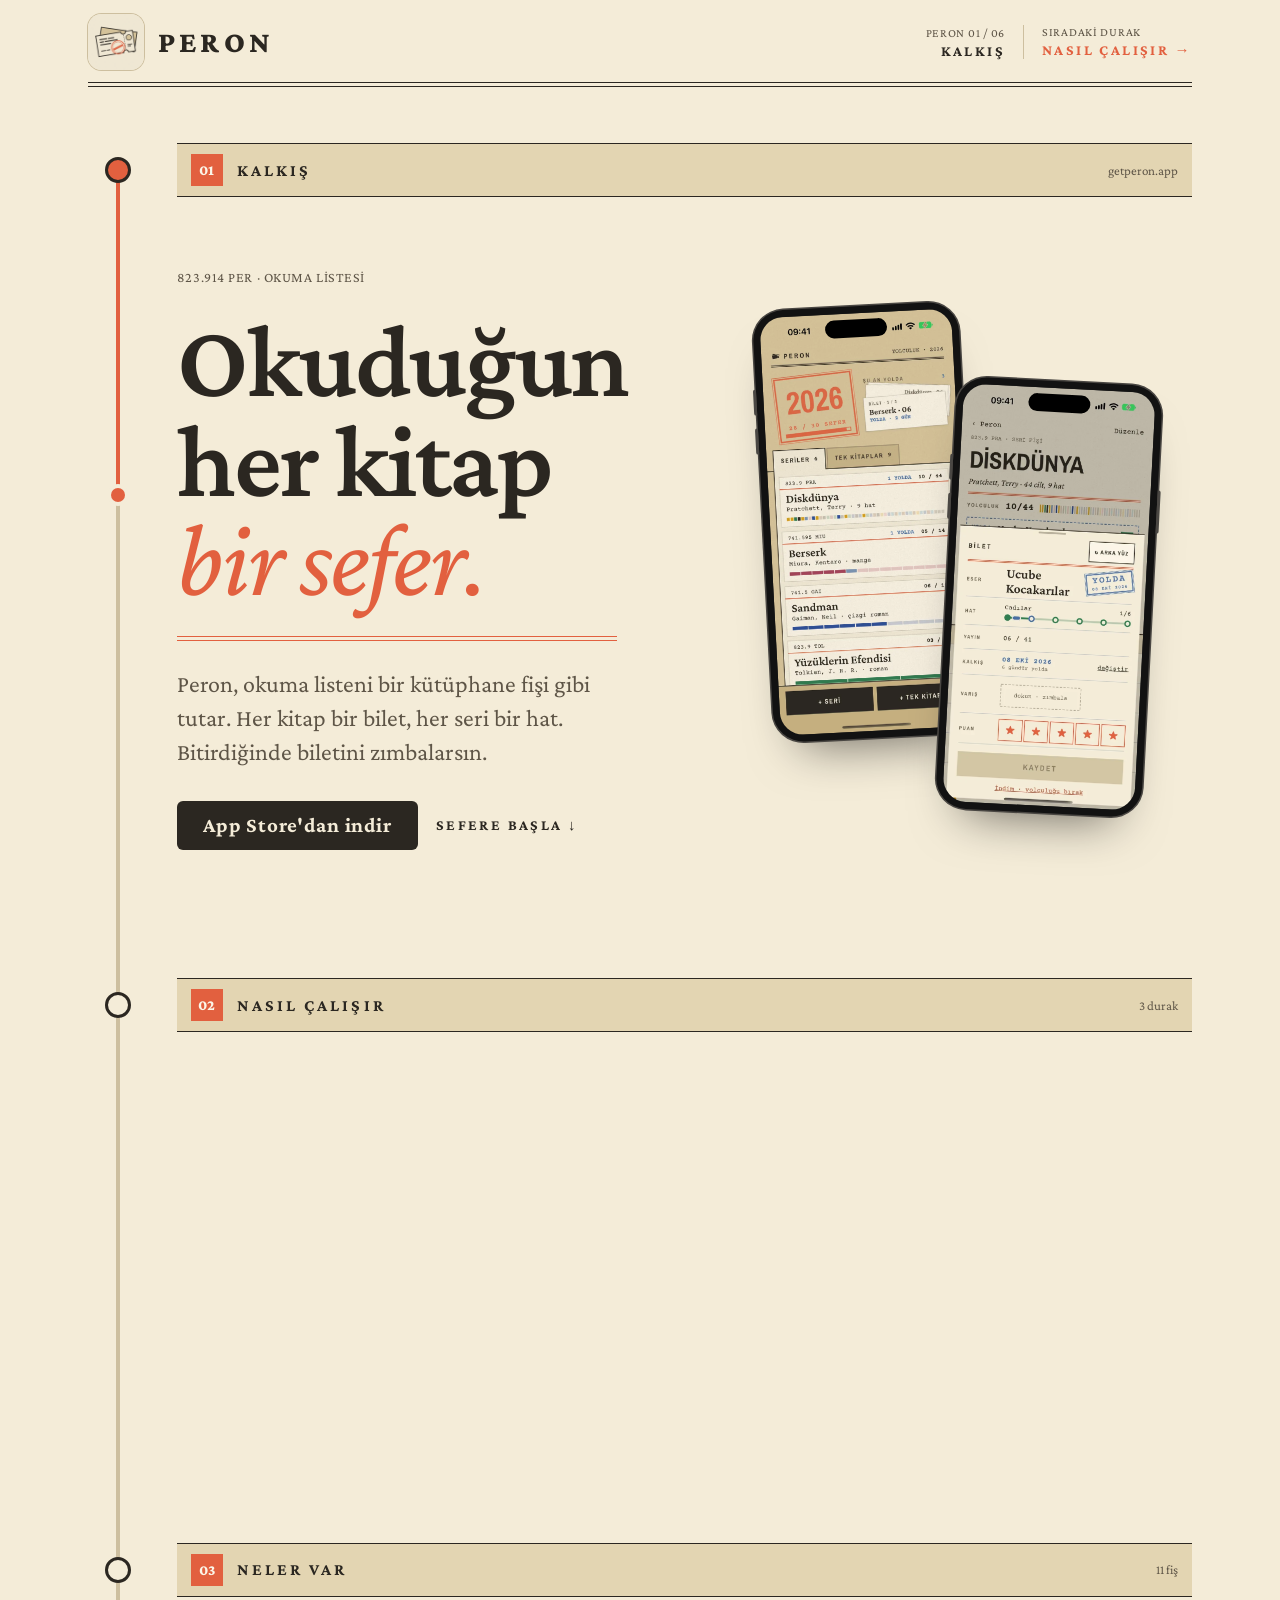
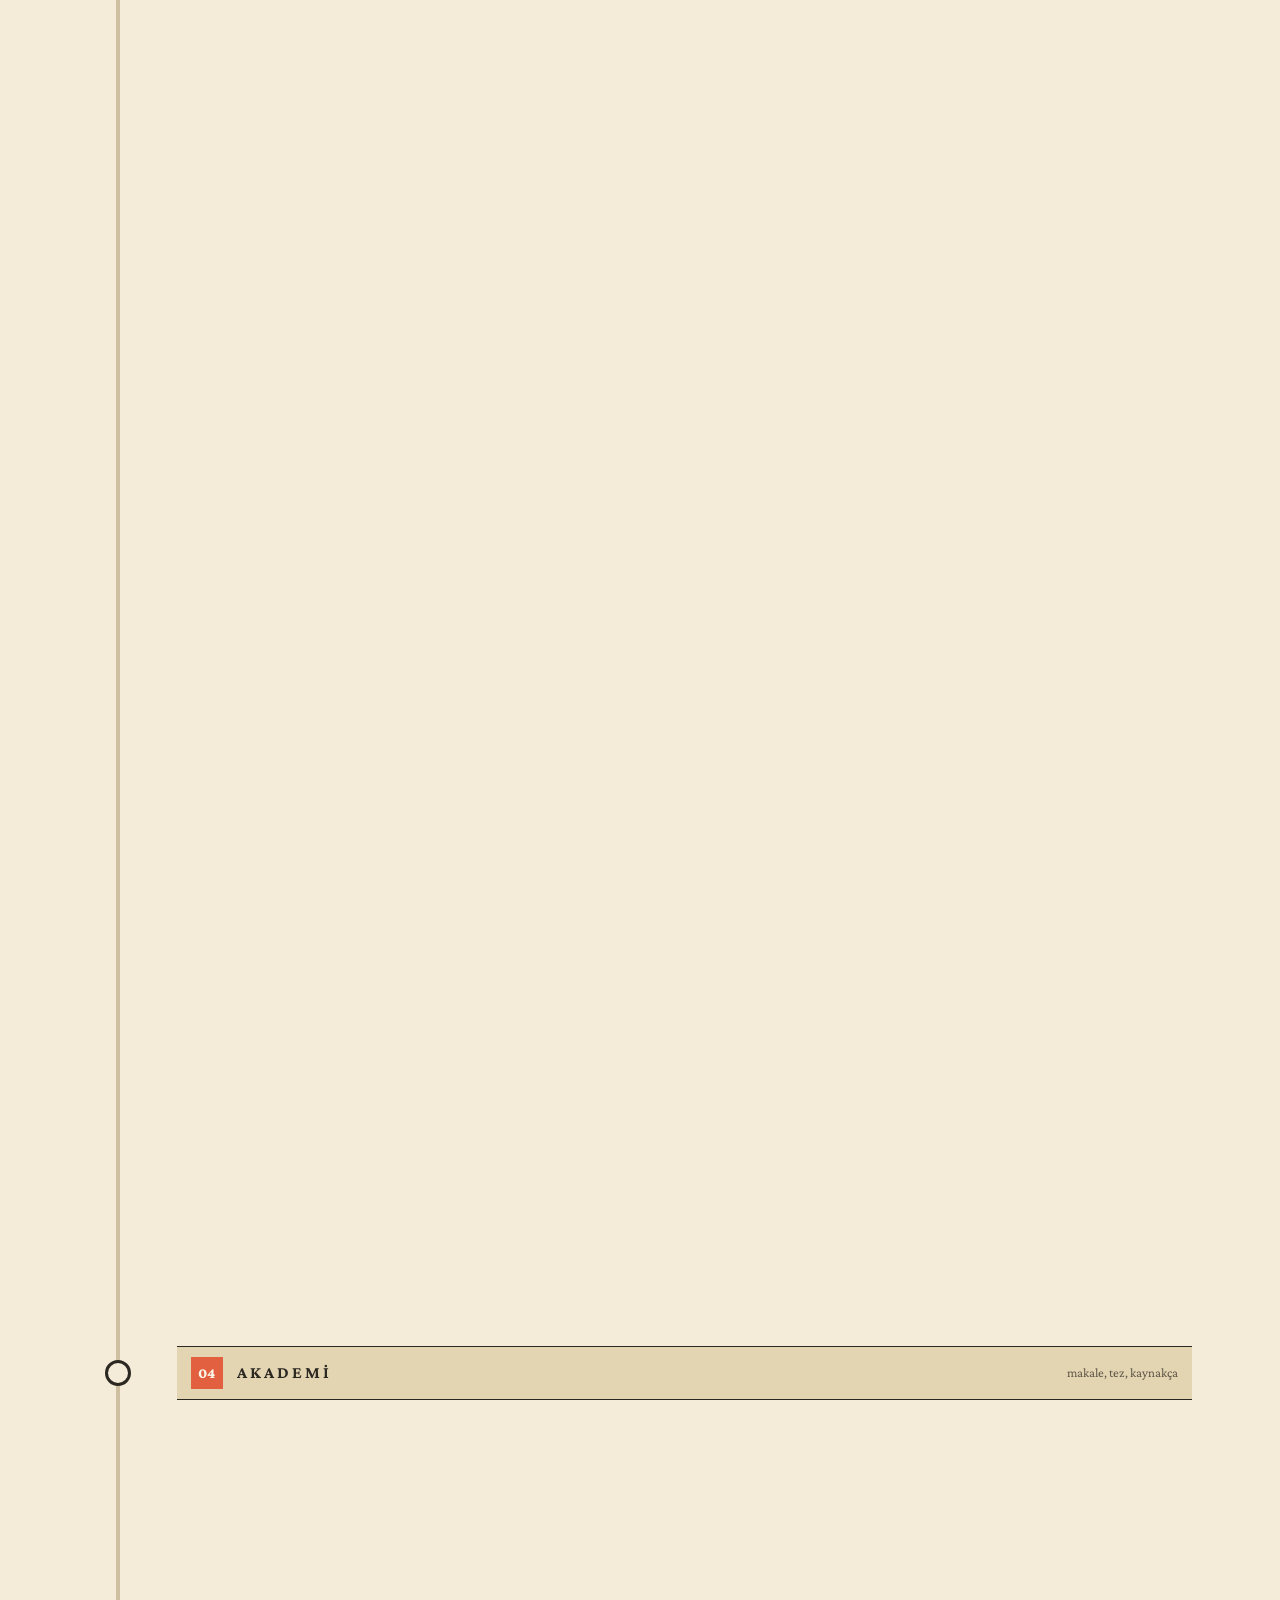
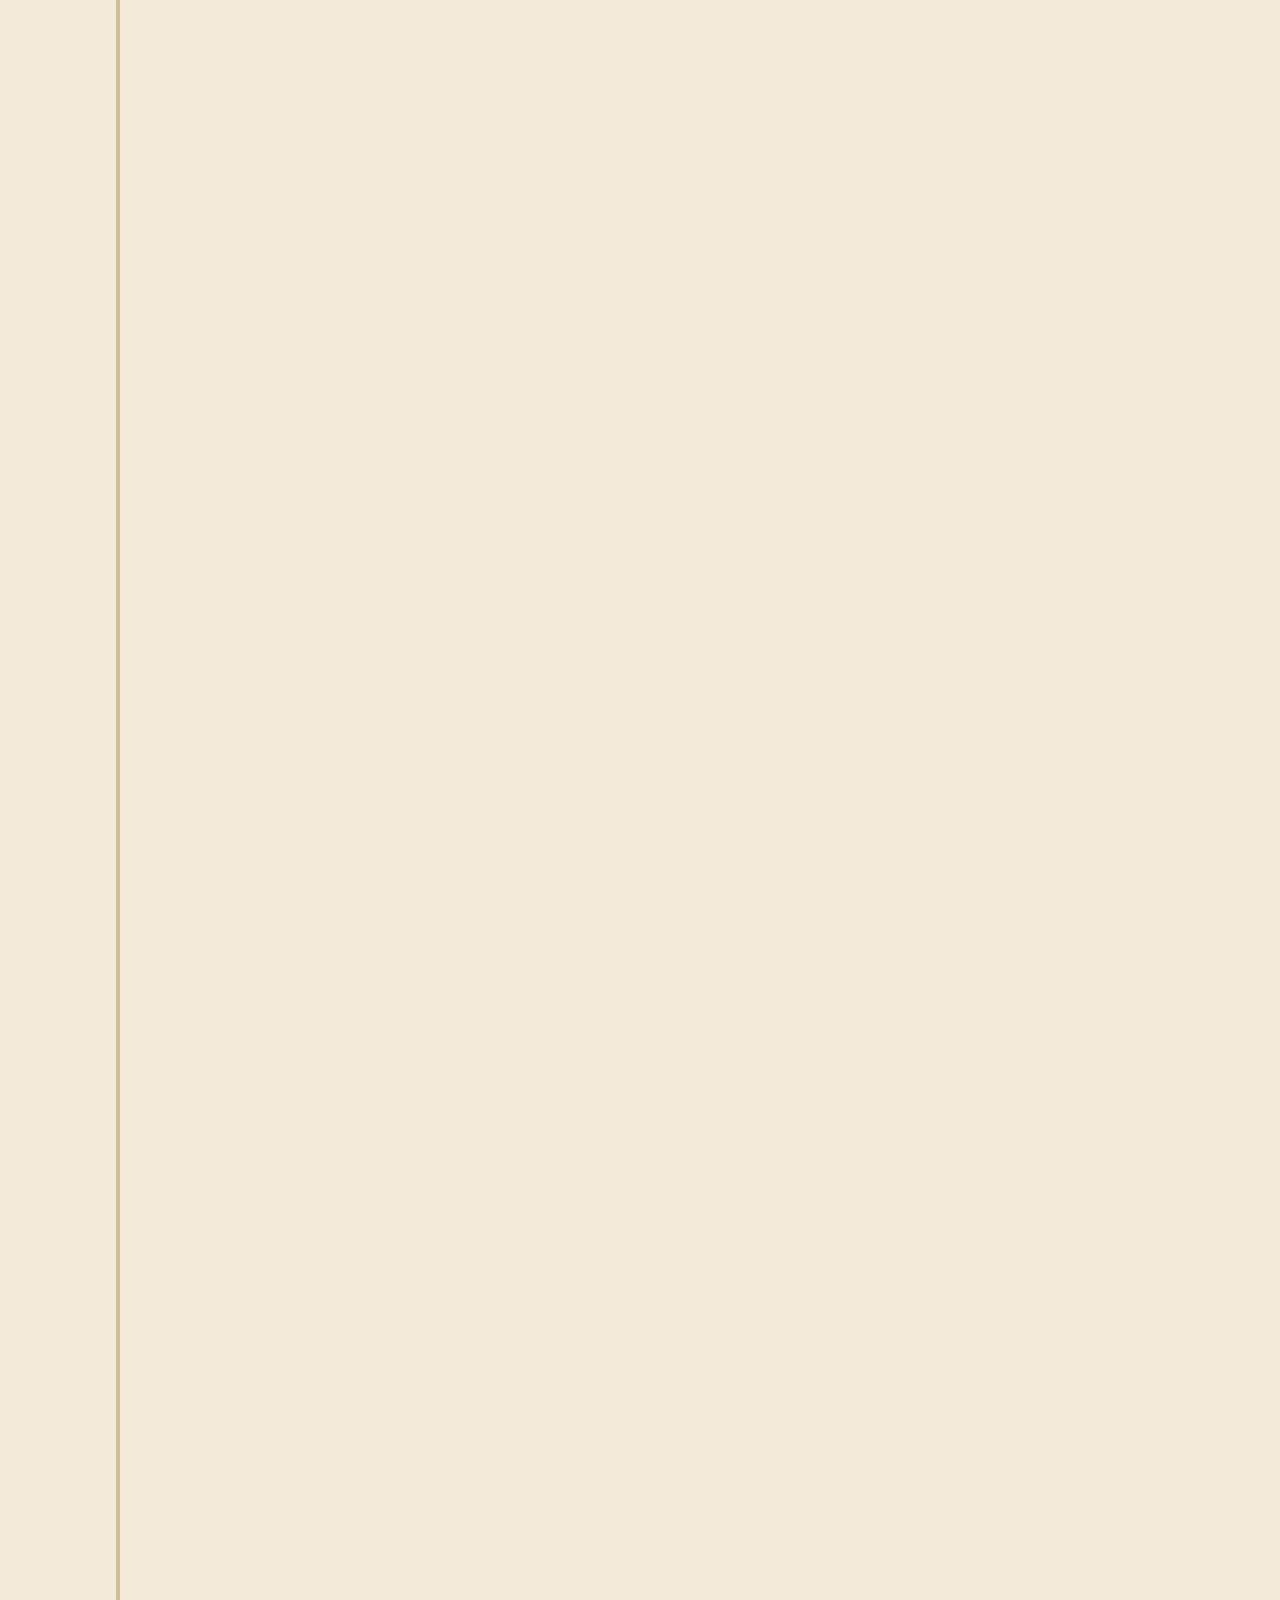
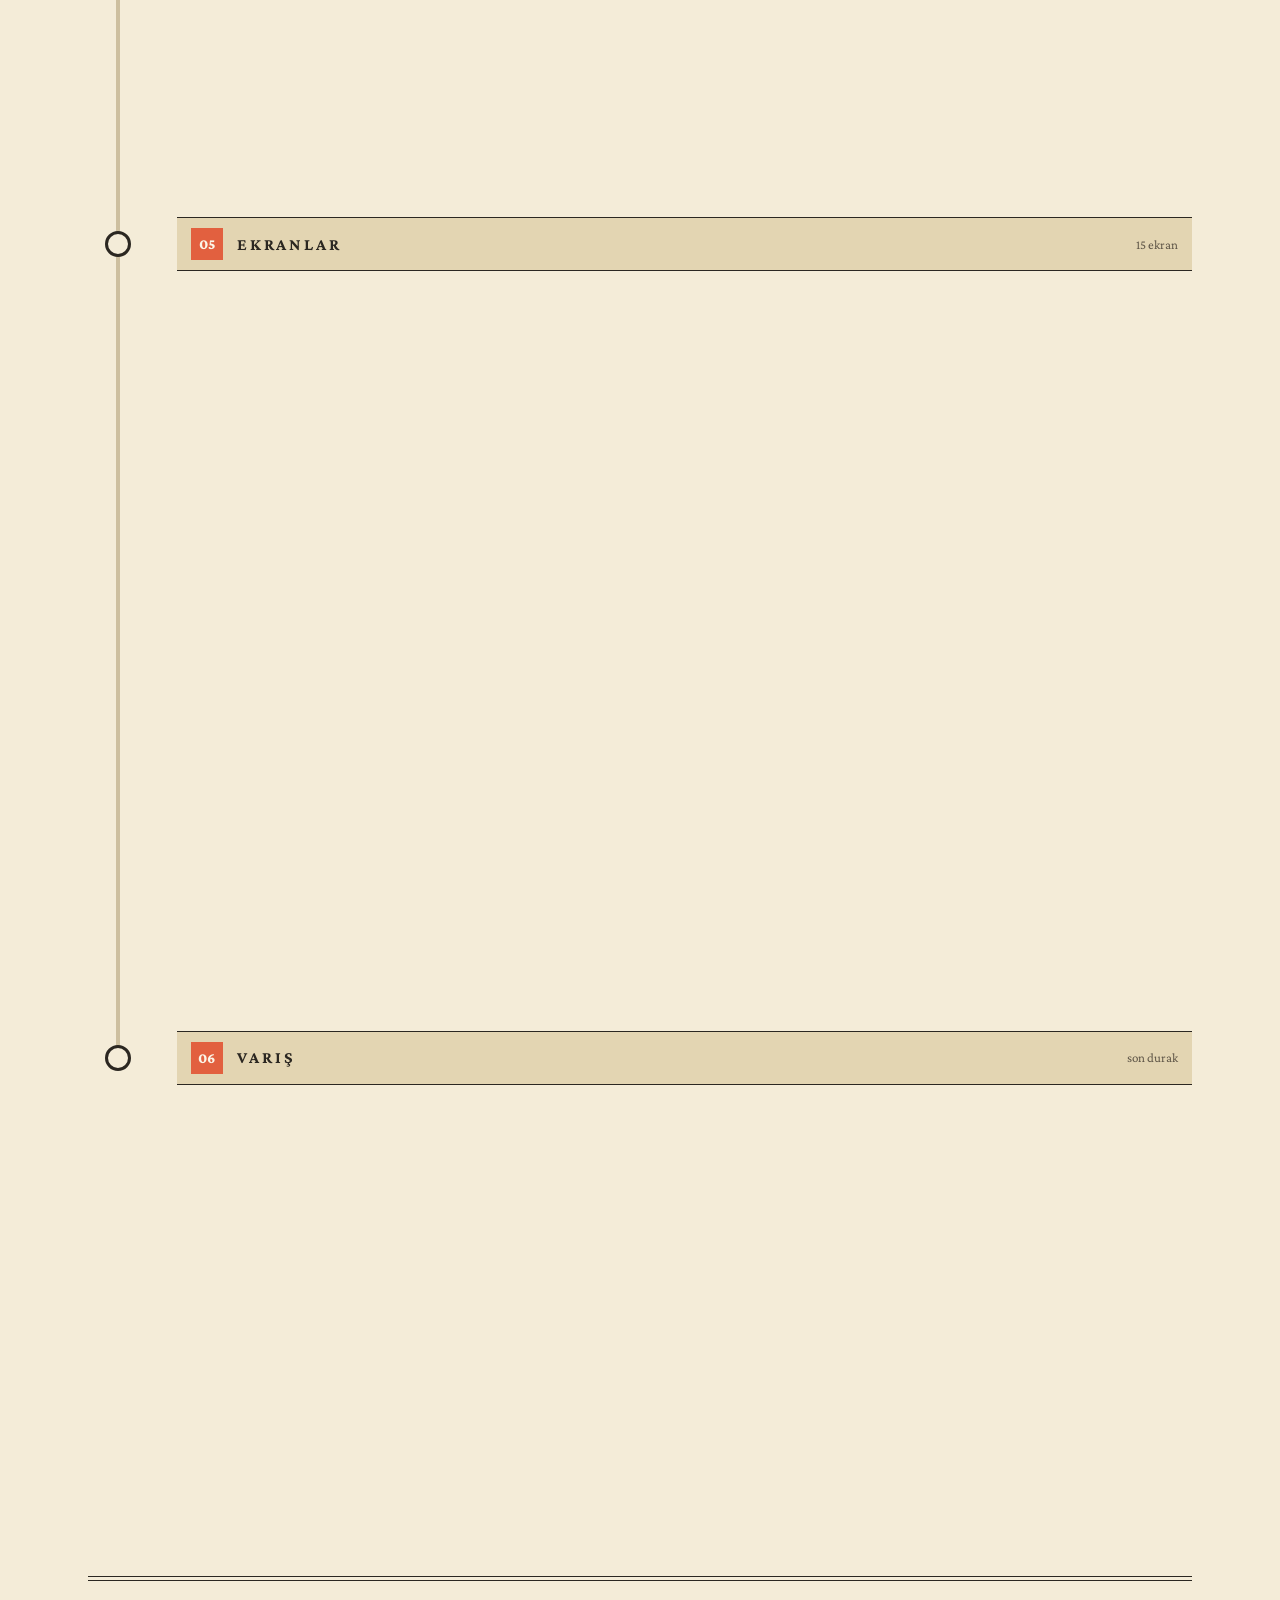
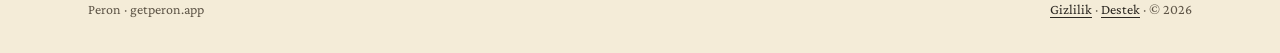
<file: index.html>
<!doctype html>
<html lang="tr">
<head>
<meta charset="utf-8">
<meta name="referrer" content="no-referrer">
<script>
  // Üyelik e-postasındaki bağlantı ana sayfaya düşerse doğru sayfaya aktar.
  if (/type=recovery/.test(location.hash + location.search))
    location.replace('sifre/' + location.search + location.hash);
  else if (/(access_token|error_description|error_code)=/.test(location.hash) || /[?&](code|error)=/.test(location.search))
    location.replace('onay/' + location.search + location.hash);
  document.documentElement.classList.add('js');
</script>
<meta name="viewport" content="width=device-width, initial-scale=1, viewport-fit=cover">
<meta name="color-scheme" content="light dark">
<title>Peron · Okuduğun her kitap bir sefer</title>
<meta name="description" content="Peron, okuma listeni bir kütüphane fişi ve tren bileti gibi tutan iPhone uygulaması. Her kitap bir bilet, her seri bir hat. Akademik okumalar için makale, tez ve kaynakça (APA 7) özellikleri de var.">
<meta name="theme-color" content="#f4ecd8" media="(prefers-color-scheme: light)">
<meta name="theme-color" content="#1d1b17" media="(prefers-color-scheme: dark)">
<meta property="og:title" content="Peron · Okuduğun her kitap bir sefer">
<meta property="og:description" content="Her kitap bir bilet, her seri bir hat. Bitirdiğinde biletini zımbalarsın.">
<meta property="og:image" content="https://getperon.app/img/icon-512.png">
<meta property="og:url" content="https://getperon.app/">
<link rel="icon" href="img/icon-180.png">
<link rel="apple-touch-icon" href="img/icon-180.png">
<link rel="preconnect" href="https://fonts.googleapis.com">
<link rel="preconnect" href="https://fonts.gstatic.com" crossorigin>
<link rel="stylesheet" href="https://fonts.googleapis.com/css2?family=Crimson+Pro:ital,wght@0,400;0,600;0,700;0,800;1,400&display=swap">
<style>
  :root { --paper:#f4ecd8; --karton:#e3d5b2; --sheet:#fbf6e9; --ink:#2b2721; --ink2:#5e5547; --hair:#cdbf9f; --coral:#e2603f; --mavi:#466ea5; --onink:#f4ecd8; --l:block; --d:none; color-scheme: light; }
  @media (prefers-color-scheme: dark) {
    :root:not([data-theme="light"]) { --paper:#1d1b17; --karton:#2c2923; --sheet:#25231e; --ink:#e8dfca; --ink2:#a89f8b; --hair:#3e3a32; --coral:#e8694a; --mavi:#8caad2; --onink:#1d1b17; --l:none; --d:block; color-scheme: dark; }
  }
  :root[data-theme="dark"] { --paper:#1d1b17; --karton:#2c2923; --sheet:#25231e; --ink:#e8dfca; --ink2:#a89f8b; --hair:#3e3a32; --coral:#e8694a; --mavi:#8caad2; --onink:#1d1b17; --l:none; --d:block; color-scheme: dark; }

  * { box-sizing: border-box; }
  html { -webkit-text-size-adjust: 100%; scroll-behavior: smooth; }
  html, body { margin: 0; background: var(--paper); color: var(--ink); }
  body { font-family: 'Crimson Pro', Georgia, serif; min-height: 100vh; overflow-x: hidden; }
  a { color: var(--ink); text-underline-offset: 3px; }
  a:hover { color: var(--coral); }
  img { display: block; }
  .l { display: var(--l) !important; } .d { display: var(--d) !important; }
  .wrap { max-width: 1200px; margin: 0 auto; padding: 0 clamp(20px, 4vw, 48px); }
  .cift { height: 5px; border-top: 1.5px solid var(--ink); border-bottom: 1.5px solid var(--ink); }
  .cift.m { border-width: 1px; border-color: var(--coral); }

  /* Üst */
  header { position: sticky; top: 0; z-index: 20; background: var(--paper); padding-top: env(safe-area-inset-top); }
  .ust { display: flex; align-items: center; justify-content: space-between; gap: 16px; padding-top: 14px; padding-bottom: 12px; }
  .marka { display: flex; align-items: center; gap: 14px; text-decoration: none; }
  .marka img { width: clamp(44px, 5vw, 56px); height: clamp(44px, 5vw, 56px); border-radius: 24%; box-shadow: 0 0 0 1px var(--hair); }
  .marka span { font-weight: 800; font-size: clamp(24px, 2.8vw, 30px); letter-spacing: .14em; line-height: 1; }
  .durum { display: flex; align-items: center; gap: 18px; }
  .durum > div { display: flex; flex-direction: column; gap: 3px; }
  .durum .k { font-size: 12px; letter-spacing: .06em; color: var(--ink2); }
  .durum .b { font-weight: 700; font-size: 15px; letter-spacing: .16em; }
  .durum .simdi { align-items: flex-end; }
  .durum .sonra { padding-left: 18px; border-left: 1.5px solid var(--hair); }
  .durum .sonra .b { color: var(--coral); }
  .durum .sonra[hidden] { display: none; }
  @media (max-width: 679px) { .durum .sonra { display: none; } }

  /* Ray */
  main { --pad: clamp(20px, 4vw, 48px); --rail: clamp(12px, 2.4vw, 30px); --gut: calc(var(--rail) + clamp(28px, 4.6vw, 64px));
         position: relative; max-width: 1200px; margin: 0 auto; padding: 0 var(--pad) 0 calc(var(--pad) + var(--gut)); }
  .ray { position: absolute; z-index: 1; top: 120px; height: 0; left: calc(var(--pad) + var(--rail) - 2px); width: 4px; background: var(--hair); }
  .ray-dolu { position: relative; width: 100%; height: 0; background: var(--coral); }
  .ray-dolu::after { content: ""; position: absolute; left: 50%; bottom: -7px; width: 14px; height: 14px; margin-left: -7px; border-radius: 50%; background: var(--coral); box-shadow: 0 0 0 4px var(--paper); }

  section { padding-bottom: clamp(80px, 10vw, 136px); scroll-margin-top: 100px; }
  .serit { position: relative; display: flex; align-items: center; gap: 14px; padding: 10px 14px; background: var(--karton); border-top: 1.5px solid var(--ink); border-bottom: 1.5px solid var(--ink); }
  .isaret { position: absolute; z-index: 2; left: calc(var(--rail) - var(--gut) - 13px); top: 50%; margin-top: -13px; width: 26px; height: 26px; border-radius: 50%; border: 3px solid var(--ink); background: var(--paper); transition: background .3s; }
  .gecti .isaret { background: var(--coral); }
  .serit .no { flex: none; width: 32px; height: 32px; display: grid; place-items: center; background: var(--coral); color: #fbf6e9; font-weight: 800; font-size: 15px; }
  .serit .ad { font-weight: 700; font-size: 17px; letter-spacing: .18em; }
  .serit .veri { margin-left: auto; font-size: 13px; color: var(--ink2); }
  .js .ic { opacity: 0; transform: translateY(28px); transition: opacity .7s ease, transform .7s ease; }
  .js .gecti .ic { opacity: 1; transform: none; }
  @media (prefers-reduced-motion: reduce) {
    html { scroll-behavior: auto; }
    .js .ic { opacity: 1; transform: none; transition: none; }
    .isaret { transition: none; }
  }

  h2 { margin: 0; font-weight: 600; font-size: clamp(36px, 4.6vw, 56px); line-height: 1.02; letter-spacing: -.015em; text-wrap: balance; }

  /* 01 Kalkış */
  #kalkis { padding-top: clamp(36px, 5vw, 56px); }
  .kalkis { display: grid; grid-template-columns: repeat(auto-fit, minmax(min(100%, 420px), 1fr)); gap: clamp(48px, 6vw, 80px); align-items: center; padding-top: clamp(40px, 6vw, 72px); }
  .kalkis .sol { display: flex; flex-direction: column; gap: 26px; }
  .yer { font-size: 14px; color: var(--ink2); letter-spacing: .04em; }
  h1 { margin: 0; font-weight: 600; font-size: clamp(52px, 8.2vw, 108px); line-height: .95; letter-spacing: -.02em; text-wrap: balance; }
  h1 em { font-style: italic; font-weight: 400; color: var(--coral); }
  .kalkis .cift.m { max-width: 440px; }
  .giris { margin: 0; font-size: clamp(20px, 2.1vw, 24px); line-height: 1.42; max-width: 32ch; color: var(--ink2); text-wrap: pretty; }
  .indir { display: flex; flex-wrap: wrap; align-items: center; gap: 18px; padding-top: 6px; }
  .appstore { display: flex; flex-direction: column; gap: 2px; padding: 12px 26px 13px; background: var(--ink); color: var(--onink); text-decoration: none; border-radius: 6px; }
  .appstore .k { font-weight: 600; font-size: 12px; letter-spacing: .18em; }
  .appstore .b { font-weight: 700; font-size: 21px; letter-spacing: .04em; }
  a.appstore:hover { background: var(--coral); color: #fbf6e9; }
  .appstore[aria-disabled="true"], .bilet-dugme[aria-disabled="true"] { cursor: default; }
  .basla { font-weight: 700; font-size: 15px; letter-spacing: .16em; text-decoration: none; padding: 12px 0; }
  .vitrin { display: flex; justify-content: center; align-items: flex-start; }
  .vitrin .tel-sar { width: min(44%, 220px); transform: rotate(-3deg); }
  .vitrin .tel-sar + .tel-sar { margin-left: -5%; margin-top: 16%; transform: rotate(3deg); position: relative; }

  /* iPhone çerçevesi */
  .tel { position: relative; width: 100%; padding: 3.4%; background: #121212; border-radius: 15% / 7%; box-shadow: 0 0 0 1.5px #4a4743, 0 30px 50px -28px rgba(0,0,0,.6); }
  .tel > i { position: absolute; width: 3px; background: #4a4743; }
  .tel > i:nth-child(1) { left: -3px; top: 18%; height: 6%; border-radius: 2px 0 0 2px; }
  .tel > i:nth-child(2) { left: -3px; top: 27%; height: 6%; border-radius: 2px 0 0 2px; }
  .tel > i:nth-child(3) { right: -3px; top: 24%; height: 10%; border-radius: 0 2px 2px 0; }
  .ekran { position: relative; aspect-ratio: 640 / 1392; border-radius: 12% / 5.6%; overflow: hidden; background: #000; }
  .ekran img { width: 100%; height: 100%; object-fit: cover; }
  /* Dynamic Island: iPhone Pro ölçüleri (393×852 pt ekranda 126×37 pt, üstten 11 pt) */
  .ekran::after { content: ""; position: absolute; z-index: 1; top: 1.33%; left: 50%; width: 32%; aspect-ratio: 126 / 37; transform: translateX(-50%); background: #000; border-radius: 99px; pointer-events: none; }

  /* 02 Nasıl çalışır */
  #nasil h2 { padding: clamp(36px, 5vw, 56px) 0 clamp(32px, 4vw, 48px); }
  .adimlar { list-style: none; margin: 0; padding: 0; display: grid; grid-template-columns: repeat(auto-fit, minmax(min(100%, 250px), 1fr)); gap: 36px 0; }
  .adimlar li { display: flex; flex-direction: column; gap: 14px; padding-right: 28px; }
  .adimlar li:last-child { padding-right: 0; }
  .hat { display: flex; align-items: center; }
  .hat b { flex: 0 0 auto; width: 20px; height: 20px; border-radius: 50%; background: var(--coral); border: 2.5px solid var(--ink); }
  .hat i { flex: 1; height: 4px; background: var(--hair); margin-right: -28px; }
  .hat i.m { background: var(--coral); }
  .hat b.bos { background: var(--paper); border-color: var(--coral); }
  .kod { font-weight: 700; font-size: 14px; color: var(--ink2); }
  .adimlar h3 { margin: 0; font-weight: 600; font-size: 30px; line-height: 1.1; }
  .adimlar p { margin: 0; font-size: 19px; line-height: 1.45; color: var(--ink2); max-width: 30ch; text-wrap: pretty; }

  /* 03 Neler var */
  #neler h2 { padding: clamp(36px, 5vw, 56px) 0 clamp(20px, 3vw, 32px); }
  .fisler { display: grid; grid-template-columns: repeat(auto-fit, minmax(min(100%, 440px), 1fr)); column-gap: clamp(32px, 5vw, 64px); }
  .fis { display: grid; grid-template-columns: 64px 1fr; gap: 16px; padding: 24px 0; border-bottom: 1px solid var(--hair); }
  .fis .kod { padding-top: 6px; }
  .fis > div { display: flex; flex-direction: column; gap: 8px; }
  .fis h3 { margin: 0; font-weight: 600; font-size: 26px; line-height: 1.1; }
  .fis p { margin: 0; font-size: 18px; line-height: 1.45; color: var(--ink2); text-wrap: pretty; }
  .renkler { display: flex; gap: 3px; padding-top: 4px; }
  .renkler span { width: 16px; height: 8px; background: var(--hair); }
  .damga-k.mavi { color: var(--mavi); border-color: var(--mavi); }
  .damga-k { align-self: flex-start; font-weight: 700; font-size: 13px; letter-spacing: .08em; color: var(--coral); border: 1.5px solid var(--coral); padding: 3px 8px; transform: rotate(-3deg); margin-top: 4px; }

  /* 04 Ekranlar */
  .ekr-bas { display: flex; flex-wrap: wrap; align-items: flex-end; justify-content: space-between; gap: 20px; padding: clamp(36px, 5vw, 56px) 0 clamp(28px, 4vw, 40px); }
  .secim { display: flex; border: 1.5px solid var(--ink); }
  .secim button { appearance: none; border: 0; cursor: pointer; padding: 11px 18px; min-height: 44px; font: 700 14px 'Crimson Pro', Georgia, serif; letter-spacing: .16em; background: transparent; color: var(--ink); }
  .secim button + button { border-left: 1.5px solid var(--ink); }
  .secim button[aria-pressed="true"] { background: var(--ink); color: var(--onink); }
  .galeri { --ara: clamp(20px, 2.6vw, 32px); display: flex; gap: var(--ara); overflow-x: auto; scroll-snap-type: x mandatory; padding: 8px 6px 20px; margin: 0 -6px; }
  .galeri figure { flex: 0 0 max(170px, calc((100% - 4 * var(--ara)) / 5)); max-width: 200px; margin: 0; display: flex; flex-direction: column; gap: 16px; scroll-snap-align: start; }
  .galeri .tel { box-shadow: 0 0 0 1.5px #4a4743, 0 24px 40px -26px rgba(0,0,0,.55); }
  .galeri figcaption { display: flex; flex-direction: column; gap: 2px; }
  .galeri figcaption span { font-size: 13px; color: var(--ink2); }
  .galeri figcaption b { font-size: 19px; font-weight: 600; line-height: 1.2; }

  /* 05 Varış */
  #varis { padding-bottom: clamp(72px, 9vw, 120px); }
  .varis { padding-top: clamp(40px, 6vw, 72px); display: flex; justify-content: center; }
  .bilet { width: 100%; max-width: 860px; display: flex; flex-wrap: wrap; background: var(--sheet); border: 1.5px solid var(--ink); transform: rotate(-1deg); box-shadow: 0 24px 44px -30px rgba(0,0,0,.5); }
  .bilet .gov { flex: 1 1 360px; padding: clamp(24px, 4vw, 40px); display: flex; flex-direction: column; gap: 20px; }
  .bilet .ust-s { display: flex; justify-content: space-between; gap: 12px; font-weight: 700; font-size: 14px; letter-spacing: .2em; }
  .bilet .ust-s span + span { font-weight: 400; letter-spacing: .04em; color: var(--ink2); }
  .bilet h2 { font-size: clamp(36px, 4.6vw, 54px); line-height: 1; }
  .bilet .damga { align-self: flex-start; font-weight: 700; font-size: 15px; letter-spacing: .1em; color: var(--coral); border: 2px solid var(--coral); padding: 6px 12px; transform: rotate(-4deg); }
  .kocan { flex: 1 1 240px; border-left: 2px dashed var(--ink); padding: clamp(24px, 4vw, 40px); display: flex; flex-direction: column; justify-content: center; align-items: flex-start; gap: 16px; position: relative; }
  .kocan::before { content: ""; position: absolute; top: 18px; right: 18px; width: 26px; height: 26px; border-radius: 50%; border: 1.5px solid var(--ink); background: var(--paper); }
  .kocan > span { font-size: 14px; color: var(--ink2); }
  .bilet-dugme { display: block; padding: 15px 22px; background: var(--coral); color: #fbf6e9; text-decoration: none; font-weight: 700; font-size: 17px; letter-spacing: .16em; }
  a.bilet-dugme:hover { background: var(--ink); color: var(--onink); }
  @media (max-width: 640px) { .kocan { border-left: 0; border-top: 2px dashed var(--ink); padding-top: 60px; } }

  footer .alt { display: flex; flex-wrap: wrap; justify-content: space-between; gap: 12px; padding: 20px 0 max(36px, env(safe-area-inset-bottom)); font-size: 14px; color: var(--ink2); }
  footer .alt a { display: inline-block; padding: 14px 4px; margin: -14px -4px; }
</style>
</head>
<body>
<header>
  <div class="wrap ust">
    <a class="marka" href="#kalkis">
      <img class="l" src="img/icon-light-256.png" alt="" width="56" height="56">
      <img class="d" src="img/icon-dark-256.png" alt="" width="56" height="56">
      <span>PERON</span>
    </a>
    <div class="durum" aria-live="polite">
      <div class="simdi"><span class="k">PERON <span data-no>01</span> / 06</span><span class="b" data-simdi>KALKIŞ</span></div>
      <div class="sonra" data-sonra><span class="k">SIRADAKİ DURAK</span><span class="b"><span data-sonraki>NASIL ÇALIŞIR</span> →</span></div>
    </div>
  </div>
  <div class="wrap"><div class="cift"></div></div>
</header>

<main>
  <div class="ray" data-ray><div class="ray-dolu" data-dolu></div></div>

  <section id="kalkis" data-durak="KALKIŞ">
    <div class="serit"><span class="isaret" data-isaret></span><span class="no">01</span><span class="ad">KALKIŞ</span><span class="veri">getperon.app</span></div>
    <div class="ic kalkis">
      <div class="sol">
        <div class="yer">823.914 PER · OKUMA LİSTESİ</div>
        <h1>Okuduğun her kitap <em>bir sefer.</em></h1>
        <div class="cift m"></div>
        <p class="giris">Peron, okuma listeni bir kütüphane fişi gibi tutar. Her kitap bir bilet, her seri bir hat. Bitirdiğinde biletini zımbalarsın.</p>
        <div class="indir">
          <a class="appstore" data-appstore href="#" aria-disabled="true">
            <span class="b" data-yazi="App Store'dan indir">App Store'da yakında</span>
          </a>
          <a class="basla" href="#nasil">SEFERE BAŞLA ↓</a>
        </div>
      </div>
      <div class="vitrin">
        <div class="tel-sar">
          <div class="tel"><i></i><i></i><i></i><div class="ekran">
            <img class="l" src="img/seri-light.webp" alt="Peron ana ekranı: yıl damgası ve seriler" width="640" height="1392">
            <img class="d" src="img/seri-dark.webp" alt="Peron ana ekranı, gece baskısı" width="640" height="1392">
          </div></div>
        </div>
        <div class="tel-sar">
          <div class="tel"><i></i><i></i><i></i><div class="ekran">
            <img class="l" src="img/kart-light.webp" alt="Yoldaki bilet: kalkış günü ve YOLDA damgası" width="640" height="1392">
            <img class="d" src="img/kart-dark.webp" alt="Yoldaki bilet, gece baskısı" width="640" height="1392">
          </div></div>
        </div>
      </div>
    </div>
  </section>

  <section id="nasil" data-durak="NASIL ÇALIŞIR">
    <div class="serit"><span class="isaret" data-isaret></span><span class="no">02</span><span class="ad">NASIL ÇALIŞIR</span><span class="veri">3 durak</span></div>
    <div class="ic">
      <h2>Kalkıştan varışa üç adım.</h2>
      <ol class="adimlar">
        <li>
          <div class="hat" aria-hidden="true"><b></b><i class="m"></i></div>
          <span class="kod">DURAK 01</span>
          <h3>Kitabını ekle</h3>
          <p>Seri mi, tek kitap mı? Adını, yazarını ve türünü yaz. Peron kitabın fişini açar.</p>
        </li>
        <li>
          <div class="hat" aria-hidden="true"><b></b><i></i></div>
          <span class="kod">DURAK 02</span>
          <h3>Yola çık</h3>
          <p>Okumaya başlayınca biletine kalkış günü basılır. Peron kaç gündür yolda olduğunu sayar. Sıradaki durak seri fişinin en üstünde bekler.</p>
        </li>
        <li>
          <div class="hat" aria-hidden="true"><b class="bos"></b></div>
          <span class="kod">DURAK 03 · VARIŞ</span>
          <h3>Biletini zımbala</h3>
          <p>Bitirince biletini zımbala. Varış günün, puanın ve yolculuğun kaç gün sürdüğü bilete basılır. Yıl damgasına bir sefer eklenir.</p>
        </li>
      </ol>
    </div>
  </section>

  <section id="neler" data-durak="NELER VAR">
    <div class="serit"><span class="isaret" data-isaret></span><span class="no">03</span><span class="ad">NELER VAR</span><span class="veri">11 fiş</span></div>
    <div class="ic">
      <h2>Yolculuk boyunca yanında.</h2>
      <div class="fisler">
        <div class="fis"><span class="kod">823.01</span><div>
          <h3>Seriler ve renkli hatlar</h3>
          <p>Uzun bir seriyi okuma sıralarına böl. Her sıra ayrı renkte bir hat olur. Peron haritası bütün hatları bir metro şeması gibi gösterir.</p>
          <div class="renkler" aria-hidden="true"><span style="background:#d9a521"></span><span style="background:#2e7d4f"></span><span style="background:#b5455f"></span><span style="background:#2f55a4"></span><span></span><span></span></div>
        </div></div>
        <div class="fis"><span class="kod">823.02</span><div>
          <h3>Tek kitaplar çekmecesi</h3>
          <p>Seriye bağlı olmayan kitaplar bu çekmecede durur. Aynı yazardan iki kitap okuyunca o yazarın hattı açılır.</p>
        </div></div>
        <div class="fis"><span class="kod">823.03</span><div>
          <h3>Yolda ve zımbalı bilet</h3>
          <p>Şu an okuduğun kitaplar yolda. Ana ekranda bir deste olarak durur. Bitirince biletini zımbalarsın, varış günün ve puanın bilete yazılır.</p>
          <span class="damga-k mavi" aria-hidden="true">YOLDA · 08 EKİ 2026</span>
        </div></div>
        <div class="fis"><span class="kod">823.04</span><div>
          <h3>Biletin arkası</h3>
          <p>Bileti çevir. Arkasına kitaptan sevdiğin cümleleri ve kendi notunu yaz. Her kitaba beş alıntı ve bir not sığar.</p>
        </div></div>
        <div class="fis"><span class="kod">823.05</span><div>
          <h3>Bileti paylaş</h3>
          <p>Biletini Instagram hikâyesi ya da gönderi boyunda bir görsel yap. İstersen bir alıntın da bilete eklenir.</p>
        </div></div>
        <div class="fis"><span class="kod">823.06</span><div>
          <h3>Yıl damgası ve hedef</h3>
          <p>Bu yıl kaç sefer yaptığını ana ekrandaki kırmızı damga söyler. Yıllık hedef koyarsan ne kadar kaldığını da gösterir.</p>
          <span class="damga-k" aria-hidden="true">28 / 30 SEFER</span>
        </div></div>
        <div class="fis"><span class="kod">823.07</span><div>
          <h3>Kalkış panosu</h3>
          <p>Yılın okumaları gar panosu gibi dönen harflerle dolar. Aylara ve türlere göre seferler, ortalama yolculuk, en uzun yolculuk.</p>
        </div></div>
        <div class="fis"><span class="kod">823.08</span><div>
          <h3>Romandan şiire, çizgi romandan mangaya</h3>
          <p>Roman, öykü, şiir, deneme, tiyatro, manga, çizgi roman, anı ve kurgu dışı. Hepsi aynı listede.</p>
        </div></div>
        <div class="fis"><span class="kod">823.09</span><div>
          <h3>Kayıtlar hesabında</h3>
          <p>Üye olmadan da kullanabilirsin. Apple ya da e-postayla giriş yaparsan telefonun değişse de biletlerin kaybolmaz. Hesabını istediğin an uygulamadan silebilirsin.</p>
        </div></div>
        <div class="fis"><span class="kod">823.10</span><div>
          <h3>Fotoğrafla kitap ekle</h3>
          <p>Seri ve tek kitap eklerken kapağın ya da arkadaki barkodun fotoğrafını çek. Peron adı ve yazarı bulup forma yazar. Fotoğraf telefonda okunur, hiçbir yere gönderilmez.</p>
        </div></div>
        <div class="fis"><span class="kod">823.11</span><div>
          <h3>Gece baskısı</h3>
          <p>Karanlık modda fişler koyu kartona döner, mürekkep krem rengi olur. Gece gözünü yormaz.</p>
        </div></div>
      </div>
    </div>
  </section>

  <section id="akademi" data-durak="AKADEMİ">
    <div class="serit"><span class="isaret" data-isaret></span><span class="no">04</span><span class="ad">AKADEMİ</span><span class="veri">makale, tez, kaynakça</span></div>
    <div class="ic">
      <h2 style="margin-bottom:12px">Akademik okumaların da bir hattı var.</h2>
      <p class="giris" style="max-width:60ch;margin:0 0 8px">Peron’da Akademi ayrı bir sekme. Her araştırma konusu bir hat, her makale o hattın bir durağı. Tez yazarken ya da literatür tararken okuduklarını kaybetmezsin, kaynakçan hazır durur.</p>
      <div class="fisler">
        <div class="fis"><span class="kod">824.01</span><div>
          <h3>Araştırma hatları</h3>
          <p>Makale, bildiri, kitap bölümü, tez, rapor ve proje bir hattın durağı olur. Bir makale iki hatta birden durabilir. Buna aktarma durağı denir.</p>
        </div></div>
        <div class="fis"><span class="kod">824.02</span><div>
          <h3>DOI yapıştır, künye gelsin</h3>
          <p>DOI’yi yapıştırınca yazar, dergi, yıl ve sayfa künyesi kendiliğinden dolar. Açık erişimli PDF varsa Peron onu da bulur. İstersen elle ya da fotoğraftan eklersin.</p>
        </div></div>
        <div class="fis"><span class="kod">824.03</span><div>
          <h3>Fotoğraftan kaynak</h3>
          <p>Kaynakçanın, makalenin ilk sayfasının ya da kitap kapağının fotoğrafını çek. Yazı telefonunda okunur, künyeler bulunur. Fotoğraf hiçbir yere gönderilmez.</p>
        </div></div>
        <div class="fis"><span class="kod">824.04</span><div>
          <h3>Paylaş menüsünden ekle</h3>
          <p>Safari’de bir makale sayfasındayken ya da bir PDF açıkken Paylaş’a bas, Peron’a ekle. Hangi hatta gideceğini seçersin.</p>
        </div></div>
        <div class="fis"><span class="kod">824.05</span><div>
          <h3>Ödünç kartı ve APA 7</h3>
          <p>Her makalenin bileti bir ödünç kartı. Arkasına alıntılarını, literatür notunu yazarsın. APA 7 künyesi ve metin içi atıf hazır durur. Tek dokunuşla kopyalarsın.</p>
        </div></div>
        <div class="fis"><span class="kod">824.06</span><div>
          <h3>Hattın kaynakçası</h3>
          <p>Bir hattın bütün kaynaklarını APA 7 kaynakça olarak kopyala. Zotero, Mendeley ya da EndNote için RIS ve BibTeX dosyası al.</p>
        </div></div>
        <div class="fis"><span class="kod">824.07</span><div>
          <h3>Zotero’dan al</h3>
          <p>Zotero kitaplığını RIS ya da BibTeX dosyasıyla getir. İstersen Zotero hesabının okuma anahtarını gir. Anahtar saklanmaz. Zaten Peron’da olan kaynaklar ikinci kez eklenmez.</p>
        </div></div>
        <div class="fis"><span class="kod">824.08</span><div>
          <h3>Sefer defteri ve haftalık hedef</h3>
          <p>Akademi sekmesinin üstünde son 8 haftanın ızgarası durur. Haftalık hedef koyarsın, hedefi tutan hafta zımbalanır. Eski hedeflerin saklanır.</p>
        </div></div>
        <div class="fis"><span class="kod">824.09</span><div>
          <h3>Akademi haritası</h3>
          <p>Hatların bir metro şeması gibi çizilir. Aktarma duraklarını ve hangi konuların birbirine değdiğini bir bakışta görürsün.</p>
        </div></div>
        <div class="fis"><span class="kod">824.10</span><div>
          <h3>Hattını paylaş</h3>
          <p>Bir hattı bağlantıyla danışmanına ya da arkadaşına göster. Bağlantıyı açan kişinin üye olması gerekmez. Alıntı ve notlarını açıp kapatırsın, paylaşımı istediğin an durdurursun.</p>
        </div></div>
        <div class="fis"><span class="kod">824.11</span><div>
          <h3>Günün alıntısı</h3>
          <p>Ana ekrana bir widget koy. Biletlerinin arkasına yazdığın alıntılardan biri her gün karşına çıkar.</p>
        </div></div>
      </div>

      <h2 id="web" style="margin-top:clamp(40px,6vw,72px)">Bilgisayardan da bak.</h2>
      <p class="giris" style="max-width:60ch;margin:0 0 28px">Peron web, Akademi’ni bilgisayarda okumak için. Kaynakça yazarken yanında açık tutabilirsin. Bir makale bulduğunda DOI’sini yapıştırıp doğrudan hattına ekleyebilirsin. Klavyeyle uzun literatür notları yazmak da bilgisayarda çok daha rahat.</p>
      <ol class="adimlar">
        <li>
          <div class="hat" aria-hidden="true"><b></b><i class="m"></i></div>
          <span class="kod">DURAK 01</span>
          <h3>Adresi aç</h3>
          <p><a href="akademi/">getperon.app/akademi</a> adresini bilgisayarının tarayıcısında aç.</p>
        </li>
        <li>
          <div class="hat" aria-hidden="true"><b></b><i></i></div>
          <span class="kod">DURAK 02</span>
          <h3>Aynı hesapla gir</h3>
          <p>Uygulamadaki e-posta ve şifrenle giriş yap. Apple ile üye olduysan <b>Apple ile gir</b> düğmesine bas.</p>
        </li>
        <li>
          <div class="hat" aria-hidden="true"><b class="bos"></b></div>
          <span class="kod">DURAK 03 · VARIŞ</span>
          <h3>Oku, yaz, düzenle</h3>
          <p>Hatlarını, ödünç kartlarını ve alıntılarını gör, hatlarını harita üzerinde incele. Hattın kaynakçasını ya da tek bir kaynağı APA 7 olarak kopyala. Bütün akademiyi RIS ya da BibTeX olarak indir. Web’de her şeyi yapabilirsin: DOI yapıştırarak ya da .ris ve .bib dosyasından makale ekle, künyeyi düzenle, makaleyi yola çıkar ve zımbala, alıntı ve not yaz, hatları yönet, işaretleyerek toplu sil, ara, hattını bağlantıyla paylaş. Bilgisayarda yaptığın her değişiklik telefonda da görünür.</p>
        </li>
      </ol>
    </div>
  </section>

  <section id="ekranlar" data-durak="EKRANLAR">
    <div class="serit"><span class="isaret" data-isaret></span><span class="no">05</span><span class="ad">EKRANLAR</span><span class="veri">15 ekran</span></div>
    <div class="ic">
      <div class="ekr-bas">
        <h2>Peronun içinden.</h2>
        <div class="secim" role="group" aria-label="Görünüm">
          <button type="button" data-tema="light" aria-pressed="true">AÇIK</button>
          <button type="button" data-tema="dark" aria-pressed="false">GECE BASKISI</button>
        </div>
      </div>
      <div class="galeri">
        <figure><div class="tel"><div class="ekran">
          <img class="l" src="img/seri-light.webp" alt="Ana ekran: yıl damgası, şu an yoldaki kitaplar ve seriler" loading="lazy" width="640" height="1392">
          <img class="d" src="img/seri-dark.webp" alt="Ana ekran: yıl damgası, şu an yoldaki kitaplar ve seriler, gece baskısı" loading="lazy" width="640" height="1392">
        </div></div><figcaption><span>01</span><b>Seriler ve yıl damgası</b></figcaption></figure>
        <figure><div class="tel"><div class="ekran">
          <img class="l" src="img/detay-light.webp" alt="Seri fişi: yoldaki cilt ve hatlar" loading="lazy" width="640" height="1392">
          <img class="d" src="img/detay-dark.webp" alt="Seri fişi: yoldaki cilt ve hatlar, gece baskısı" loading="lazy" width="640" height="1392">
        </div></div><figcaption><span>02</span><b>Seri fişi ve hatlar</b></figcaption></figure>
        <figure><div class="tel"><div class="ekran">
          <img class="l" src="img/harita-light.webp" alt="Peron haritası: serinin hatları metro şeması gibi" loading="lazy" width="640" height="1392">
          <img class="d" src="img/harita-dark.webp" alt="Peron haritası: serinin hatları metro şeması gibi, gece baskısı" loading="lazy" width="640" height="1392">
        </div></div><figcaption><span>03</span><b>Peron haritası</b></figcaption></figure>
        <figure><div class="tel"><div class="ekran">
          <img class="l" src="img/kart-light.webp" alt="Bilet: kalkış günü ve mavi YOLDA damgası" loading="lazy" width="640" height="1392">
          <img class="d" src="img/kart-dark.webp" alt="Bilet: kalkış günü ve mavi YOLDA damgası, gece baskısı" loading="lazy" width="640" height="1392">
        </div></div><figcaption><span>04</span><b>Yoldaki bilet</b></figcaption></figure>
        <figure><div class="tel"><div class="ekran">
          <img class="l" src="img/arka-light.webp" alt="Biletin arkası: not" loading="lazy" width="640" height="1392">
          <img class="d" src="img/arka-dark.webp" alt="Biletin arkası: not, gece baskısı" loading="lazy" width="640" height="1392">
        </div></div><figcaption><span>05</span><b>Biletin arkası</b></figcaption></figure>
        <figure><div class="tel"><div class="ekran">
          <img class="l" src="img/paylas-light.webp" alt="Bileti paylaş: hikâye görseli" loading="lazy" width="640" height="1392">
          <img class="d" src="img/paylas-dark.webp" alt="Bileti paylaş: hikâye görseli, gece baskısı" loading="lazy" width="640" height="1392">
        </div></div><figcaption><span>06</span><b>Bileti paylaş</b></figcaption></figure>
        <figure><div class="tel"><div class="ekran">
          <img class="l" src="img/pano-light.webp" alt="Kalkış panosu: yılın seferleri dönen harflerle" loading="lazy" width="640" height="1392">
          <img class="d" src="img/pano-dark.webp" alt="Kalkış panosu: yılın seferleri dönen harflerle, gece baskısı" loading="lazy" width="640" height="1392">
        </div></div><figcaption><span>07</span><b>Kalkış panosu</b></figcaption></figure>
        <figure><div class="tel"><div class="ekran">
          <img class="l" src="img/tek-light.webp" alt="Tek kitaplar çekmecesi" loading="lazy" width="640" height="1392">
          <img class="d" src="img/tek-dark.webp" alt="Tek kitaplar çekmecesi, gece baskısı" loading="lazy" width="640" height="1392">
        </div></div><figcaption><span>08</span><b>Tek kitaplar çekmecesi</b></figcaption></figure>
        <figure><div class="tel"><div class="ekran">
          <img class="l" src="img/akademi-light.webp" alt="Akademi sekmesi: sefer defteri, araştırma hatları ve duraklar" loading="lazy" width="640" height="1392">
          <img class="d" src="img/akademi-dark.webp" alt="Akademi sekmesi: sefer defteri, araştırma hatları ve duraklar, gece baskısı" loading="lazy" width="640" height="1392">
        </div></div><figcaption><span>09</span><b>Akademi ve sefer defteri</b></figcaption></figure>
        <figure><div class="tel"><div class="ekran">
          <img class="l" src="img/akademi-hat-light.webp" alt="Bir araştırma hattı: duraklar, aktarmalar ve hattın kaynakçası" loading="lazy" width="640" height="1392">
          <img class="d" src="img/akademi-hat-dark.webp" alt="Bir araştırma hattı: duraklar, aktarmalar ve hattın kaynakçası, gece baskısı" loading="lazy" width="640" height="1392">
        </div></div><figcaption><span>10</span><b>Araştırma hattı</b></figcaption></figure>
        <figure><div class="tel"><div class="ekran">
          <img class="l" src="img/akademi-bilet-light.webp" alt="Ödünç kartı: künye, kalkış, varış ve açık erişim damgası" loading="lazy" width="640" height="1392">
          <img class="d" src="img/akademi-bilet-dark.webp" alt="Ödünç kartı: künye, kalkış, varış ve açık erişim damgası, gece baskısı" loading="lazy" width="640" height="1392">
        </div></div><figcaption><span>11</span><b>Ödünç kartı</b></figcaption></figure>
        <figure><div class="tel"><div class="ekran">
          <img class="l" src="img/akademi-arka-light.webp" alt="Kartın arkası: alıntılar, literatür notu ve APA 7 künyesi" loading="lazy" width="640" height="1392">
          <img class="d" src="img/akademi-arka-dark.webp" alt="Kartın arkası: alıntılar, literatür notu ve APA 7 künyesi, gece baskısı" loading="lazy" width="640" height="1392">
        </div></div><figcaption><span>12</span><b>Alıntı, not ve APA 7</b></figcaption></figure>
        <figure><div class="tel"><div class="ekran">
          <img class="l" src="img/akademi-kaynakca-light.webp" alt="Hattın kaynakçası APA 7 olarak, tek dokunuşla kopyalanır" loading="lazy" width="640" height="1392">
          <img class="d" src="img/akademi-kaynakca-dark.webp" alt="Hattın kaynakçası APA 7 olarak, tek dokunuşla kopyalanır, gece baskısı" loading="lazy" width="640" height="1392">
        </div></div><figcaption><span>13</span><b>Hattın kaynakçası</b></figcaption></figure>
        <figure><div class="tel"><div class="ekran">
          <img class="l" src="img/akademi-harita-light.webp" alt="Akademi haritası: hatlar ve ortak makalelerin aktarma durakları" loading="lazy" width="640" height="1392">
          <img class="d" src="img/akademi-harita-dark.webp" alt="Akademi haritası: hatlar ve ortak makalelerin aktarma durakları, gece baskısı" loading="lazy" width="640" height="1392">
        </div></div><figcaption><span>14</span><b>Akademi haritası</b></figcaption></figure>
        <figure><div class="tel"><div class="ekran">
          <img class="l" src="img/akademi-ekle-light.webp" alt="DOI yapıştırınca künye kendiliğinden dolar" loading="lazy" width="640" height="1392">
          <img class="d" src="img/akademi-ekle-dark.webp" alt="DOI yapıştırınca künye kendiliğinden dolar, gece baskısı" loading="lazy" width="640" height="1392">
        </div></div><figcaption><span>15</span><b>DOI ile ekle</b></figcaption></figure>
      </div>
    </div>
  </section>

  <section id="varis" data-durak="VARIŞ">
    <div class="serit"><span class="isaret" data-isaret></span><span class="no">06</span><span class="ad">VARIŞ</span><span class="veri">son durak</span></div>
    <div class="ic varis">
      <div class="bilet">
        <div class="gov">
          <div class="ust-s"><span>BİLET</span><span>Sefer No. 01</span></div>
          <div class="cift m"></div>
          <h2>Sıradaki sefer seninki.</h2>
          <span class="damga" aria-hidden="true">○ PERON · VARIŞ YAKINDA</span>
        </div>
        <div class="kocan">
          <a class="bilet-dugme" data-appstore href="#" aria-disabled="true"><span data-yazi="APP STORE'DAN İNDİR">APP STORE'DA YAKINDA</span></a>
        </div>
      </div>
    </div>
  </section>
</main>

<footer class="wrap">
  <div class="cift"></div>
  <div class="alt"><span>Peron · getperon.app</span><span><a href="gizlilik/">Gizlilik</a> · <a href="destek/">Destek</a> · © 2026</span></div>
</footer>

<script>
  // App Store'a çıkınca yalnızca bu satırı doldur: düğmeler indirme bağlantısına döner.
  var APP_STORE = 'https://apps.apple.com/app/id6821673488';
  document.querySelectorAll('[data-appstore]').forEach(function (a) {
    if (APP_STORE) {
      a.href = APP_STORE; a.removeAttribute('aria-disabled');
      var y = a.querySelector('[data-yazi]'); y.textContent = y.getAttribute('data-yazi');
    } else {
      a.removeAttribute('href');
      a.addEventListener('click', function (e) { e.preventDefault(); });
    }
  });

  // Açık / gece baskısı düğmesi: seçim yoksa sistem teması.
  var kok = document.documentElement, sistem = matchMedia('(prefers-color-scheme: dark)');
  function temaGoster() {
    var koyu = kok.dataset.theme ? kok.dataset.theme === 'dark' : sistem.matches;
    document.querySelectorAll('[data-tema]').forEach(function (b) {
      b.setAttribute('aria-pressed', String((b.dataset.tema === 'dark') === koyu));
    });
  }
  document.querySelectorAll('[data-tema]').forEach(function (b) {
    b.addEventListener('click', function () { kok.dataset.theme = b.dataset.tema; temaGoster(); });
  });
  sistem.addEventListener('change', temaGoster);
  temaGoster();

  // Sefer çizgisi: ekranın %55'ini geçen son durak "şu anki durak".
  var duraklar = [].slice.call(document.querySelectorAll('[data-durak]'));
  var isaretler = duraklar.map(function (s) { return s.querySelector('[data-isaret]'); });
  var ray = document.querySelector('[data-ray]'), dolu = document.querySelector('[data-dolu]');
  var adlar = duraklar.map(function (s) { return s.dataset.durak; });
  var su = -1, bekliyor = 0;
  function guncelle() {
    bekliyor = 0;
    var mr = ray.parentElement.getBoundingClientRect();
    var pos = isaretler.map(function (m) { var r = m.getBoundingClientRect(); return r.top + r.height / 2 - mr.top; });
    var boy = pos[pos.length - 1] - pos[0];
    ray.style.top = pos[0] + 'px'; ray.style.height = boy + 'px';
    var sh = kok.scrollHeight;
    var sonda = boy > 0 && sh > innerHeight + 4 && innerHeight + scrollY >= sh - 4;
    var cizgi = innerHeight * 0.55 - mr.top, cur = 0;
    pos.forEach(function (p, i) { if (cizgi >= p) cur = i; });
    if (sonda) cur = pos.length - 1;
    dolu.style.height = (sonda ? boy : Math.max(0, Math.min(boy, cizgi - pos[0]))) + 'px';
    if (cur === su) return;
    su = cur;
    duraklar.forEach(function (s, i) { s.classList.toggle('gecti', i <= cur); });
    document.querySelector('[data-no]').textContent = String(cur + 1).padStart(2, '0');
    document.querySelector('[data-simdi]').textContent = adlar[cur];
    document.querySelector('[data-sonra]').hidden = cur >= adlar.length - 1;
    document.querySelector('[data-sonraki]').textContent = adlar[Math.min(cur + 1, adlar.length - 1)];
  }
  function iste() { if (!bekliyor) bekliyor = requestAnimationFrame(guncelle); }
  addEventListener('scroll', iste, { passive: true });
  addEventListener('resize', iste);
  addEventListener('load', iste);
  if (window.ResizeObserver) new ResizeObserver(iste).observe(document.querySelector('main'));
  if (document.fonts) document.fonts.ready.then(iste);
  guncelle();
</script>
</body>
</html>
</file>
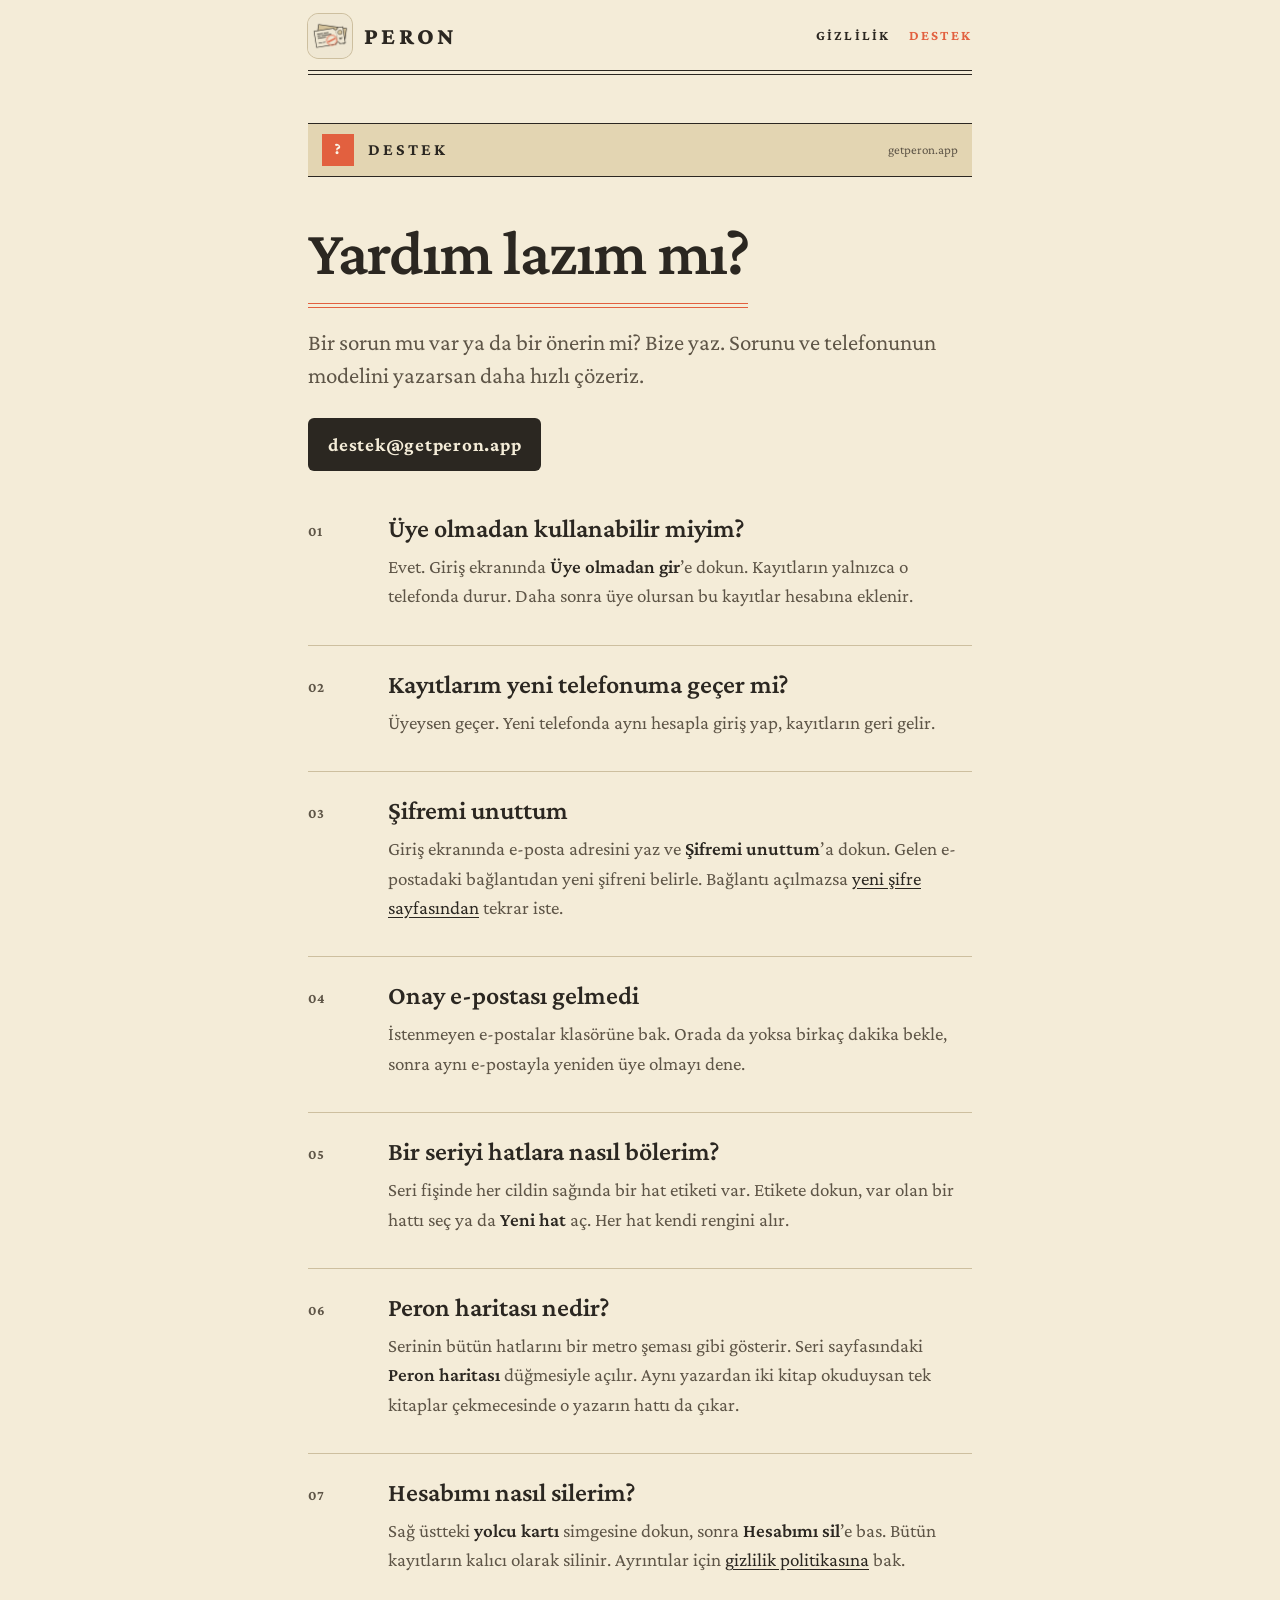
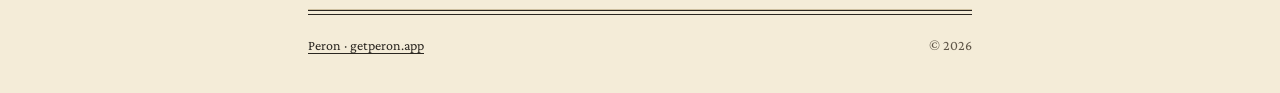
<file: destek/index.html>
<!doctype html>
<html lang="tr">
<head>
<meta charset="utf-8">
<meta name="viewport" content="width=device-width, initial-scale=1, viewport-fit=cover">
<meta name="color-scheme" content="light dark">
<title>Peron · Destek</title>
<meta name="description" content="Peron ile ilgili sık sorulanlar ve iletişim adresi.">
<meta name="theme-color" content="#f4ecd8" media="(prefers-color-scheme: light)">
<meta name="theme-color" content="#1d1b17" media="(prefers-color-scheme: dark)">
<link rel="icon" href="../img/icon-180.png">
<link rel="apple-touch-icon" href="../img/icon-180.png">
<link rel="preconnect" href="https://fonts.googleapis.com">
<link rel="preconnect" href="https://fonts.gstatic.com" crossorigin>
<link rel="stylesheet" href="https://fonts.googleapis.com/css2?family=Crimson+Pro:ital,wght@0,400;0,600;0,700;0,800;1,400&display=swap">
<style>
  :root { --paper:#f4ecd8; --karton:#e3d5b2; --sheet:#fbf6e9; --ink:#2b2721; --ink2:#5e5547; --hair:#cdbf9f; --coral:#e2603f; color-scheme: light; }
  @media (prefers-color-scheme: dark) {
    :root { --paper:#1d1b17; --karton:#2c2923; --sheet:#25231e; --ink:#e8dfca; --ink2:#a89f8b; --hair:#3e3a32; --coral:#e8694a; color-scheme: dark; }
  }
  * { box-sizing: border-box; }
  html { -webkit-text-size-adjust: 100%; }
  html, body { margin: 0; background: var(--paper); color: var(--ink); }
  body { font: 400 19px/1.55 'Crimson Pro', Georgia, serif; }
  a { color: var(--ink); text-underline-offset: 3px; }
  a:hover { color: var(--coral); }
  .wrap { max-width: 760px; margin: 0 auto; padding: 0 clamp(20px, 4vw, 48px); }
  .cift { height: 5px; border-top: 1.5px solid var(--ink); border-bottom: 1.5px solid var(--ink); }
  .cift.m { border-width: 1px; border-color: var(--coral); max-width: 440px; }
  header { padding-top: env(safe-area-inset-top); }
  .ust { display: flex; align-items: center; justify-content: space-between; gap: 16px; padding-top: 14px; padding-bottom: 12px; }
  .marka { display: flex; align-items: center; gap: 12px; text-decoration: none; }
  .marka img { width: 44px; height: 44px; border-radius: 24%; box-shadow: 0 0 0 1px var(--hair); }
  .marka span { font-weight: 800; font-size: 24px; letter-spacing: .14em; line-height: 1; }
  .ust nav { display: flex; gap: 18px; font-weight: 700; font-size: 14px; letter-spacing: .16em; }
  .ust nav a { text-decoration: none; padding: 10px 0; }
  .ust nav a[aria-current] { color: var(--coral); }
  @media (max-width: 360px) { .ust nav { gap: 12px; font-size: 13px; letter-spacing: .08em; } }
  .serit { display: flex; align-items: center; gap: 14px; margin-top: clamp(28px, 5vw, 48px); padding: 10px 14px; background: var(--karton); border-top: 1.5px solid var(--ink); border-bottom: 1.5px solid var(--ink); }
  .serit .no { flex: none; width: 32px; height: 32px; display: grid; place-items: center; background: var(--coral); color: #fbf6e9; font-weight: 800; font-size: 15px; }
  .serit .ad { font-weight: 700; font-size: 17px; letter-spacing: .18em; }
  .serit .veri { margin-left: auto; font-size: 13px; color: var(--ink2); }
  h1 { margin: clamp(28px, 5vw, 44px) 0 18px; font-weight: 600; font-size: clamp(40px, 7vw, 64px); line-height: 1; letter-spacing: -.015em; text-wrap: balance; }
  .giris { margin: 18px 0 0; font-size: clamp(20px, 2.4vw, 23px); line-height: 1.45; color: var(--ink2); text-wrap: pretty; }
  section { display: grid; grid-template-columns: 64px 1fr; gap: 16px; padding: 24px 0; border-bottom: 1px solid var(--hair); }
  section .kod { font-weight: 700; font-size: 14px; color: var(--ink2); padding-top: 7px; }
  h2 { margin: 0 0 8px; font-weight: 600; font-size: 26px; line-height: 1.15; }
  section p, section li { color: var(--ink2); text-wrap: pretty; }
  section p { margin: 0 0 10px; }
  section ul { margin: 0 0 10px; padding-left: 20px; }
  section li { margin-bottom: 4px; }
  b { color: var(--ink); font-weight: 600; }
  .eposta { display: inline-block; margin-top: 6px; padding: 12px 20px; background: var(--ink); color: var(--paper); text-decoration: none; border-radius: 6px; font-weight: 700; letter-spacing: .04em; }
  .eposta:hover { background: var(--coral); color: #fbf6e9; }
  footer .alt { display: flex; flex-wrap: wrap; justify-content: space-between; gap: 12px; padding: 20px 0 max(36px, env(safe-area-inset-bottom)); font-size: 14px; color: var(--ink2); }
  footer .alt a { display: inline-block; padding: 14px 4px; margin: -14px -4px; }
  main { padding-bottom: clamp(56px, 8vw, 96px); }
  @media (max-width: 520px) { section { grid-template-columns: 1fr; gap: 4px; } section .kod { padding-top: 0; } }
</style>
</head>
<body>
<header>
  <div class="wrap ust">
    <a class="marka" href="../"><img src="../img/icon-180.png" alt="" width="44" height="44"><span>PERON</span></a>
    <nav><a href="../gizlilik/">GİZLİLİK</a><a href="../destek/" aria-current="page">DESTEK</a></nav>
  </div>
  <div class="wrap"><div class="cift"></div></div>
</header>
<main class="wrap">
  <div class="serit"><span class="no">?</span><span class="ad">DESTEK</span><span class="veri">getperon.app</span></div>
  <h1>Yardım lazım mı?</h1>
  <div class="cift m"></div>
  <p class="giris">Bir sorun mu var ya da bir önerin mi? Bize yaz. Sorunu ve telefonunun modelini yazarsan daha hızlı çözeriz.</p>
  <p><a class="eposta" href="mailto:destek@getperon.app">destek@getperon.app</a></p>
  <section><span class="kod">01</span><div>
    <h2>Üye olmadan kullanabilir miyim?</h2>
    <p>Evet. Giriş ekranında <b>Üye olmadan gir</b>’e dokun. Kayıtların yalnızca o telefonda durur. Daha sonra üye olursan bu kayıtlar hesabına eklenir.</p>
  </div></section>
  <section><span class="kod">02</span><div>
    <h2>Kayıtlarım yeni telefonuma geçer mi?</h2>
    <p>Üyeysen geçer. Yeni telefonda aynı hesapla giriş yap, kayıtların geri gelir.</p>
  </div></section>
  <section><span class="kod">03</span><div>
    <h2>Şifremi unuttum</h2>
    <p>Giriş ekranında e-posta adresini yaz ve <b>Şifremi unuttum</b>’a dokun. Gelen e-postadaki bağlantıdan yeni şifreni belirle. Bağlantı açılmazsa <a href="../sifre/">yeni şifre sayfasından</a> tekrar iste.</p>
  </div></section>
  <section><span class="kod">04</span><div>
    <h2>Onay e-postası gelmedi</h2>
    <p>İstenmeyen e-postalar klasörüne bak. Orada da yoksa birkaç dakika bekle, sonra aynı e-postayla yeniden üye olmayı dene.</p>
  </div></section>
  <section><span class="kod">05</span><div>
    <h2>Bir seriyi hatlara nasıl bölerim?</h2>
    <p>Seri fişinde her cildin sağında bir hat etiketi var. Etikete dokun, var olan bir hattı seç ya da <b>Yeni hat</b> aç. Her hat kendi rengini alır.</p>
  </div></section>
  <section><span class="kod">06</span><div>
    <h2>Peron haritası nedir?</h2>
    <p>Serinin bütün hatlarını bir metro şeması gibi gösterir. Seri sayfasındaki <b>Peron haritası</b> düğmesiyle açılır. Aynı yazardan iki kitap okuduysan tek kitaplar çekmecesinde o yazarın hattı da çıkar.</p>
  </div></section>
  <section><span class="kod">07</span><div>
    <h2>Hesabımı nasıl silerim?</h2>
    <p>Sağ üstteki <b>yolcu kartı</b> simgesine dokun, sonra <b>Hesabımı sil</b>’e bas. Bütün kayıtların kalıcı olarak silinir. Ayrıntılar için <a href="../gizlilik/">gizlilik politikasına</a> bak.</p>
  </div></section>
</main>
<footer class="wrap">
  <div class="cift"></div>
  <div class="alt"><span><a href="../">Peron · getperon.app</a></span><span>© 2026</span></div>
</footer>
</body>
</html>
</file>
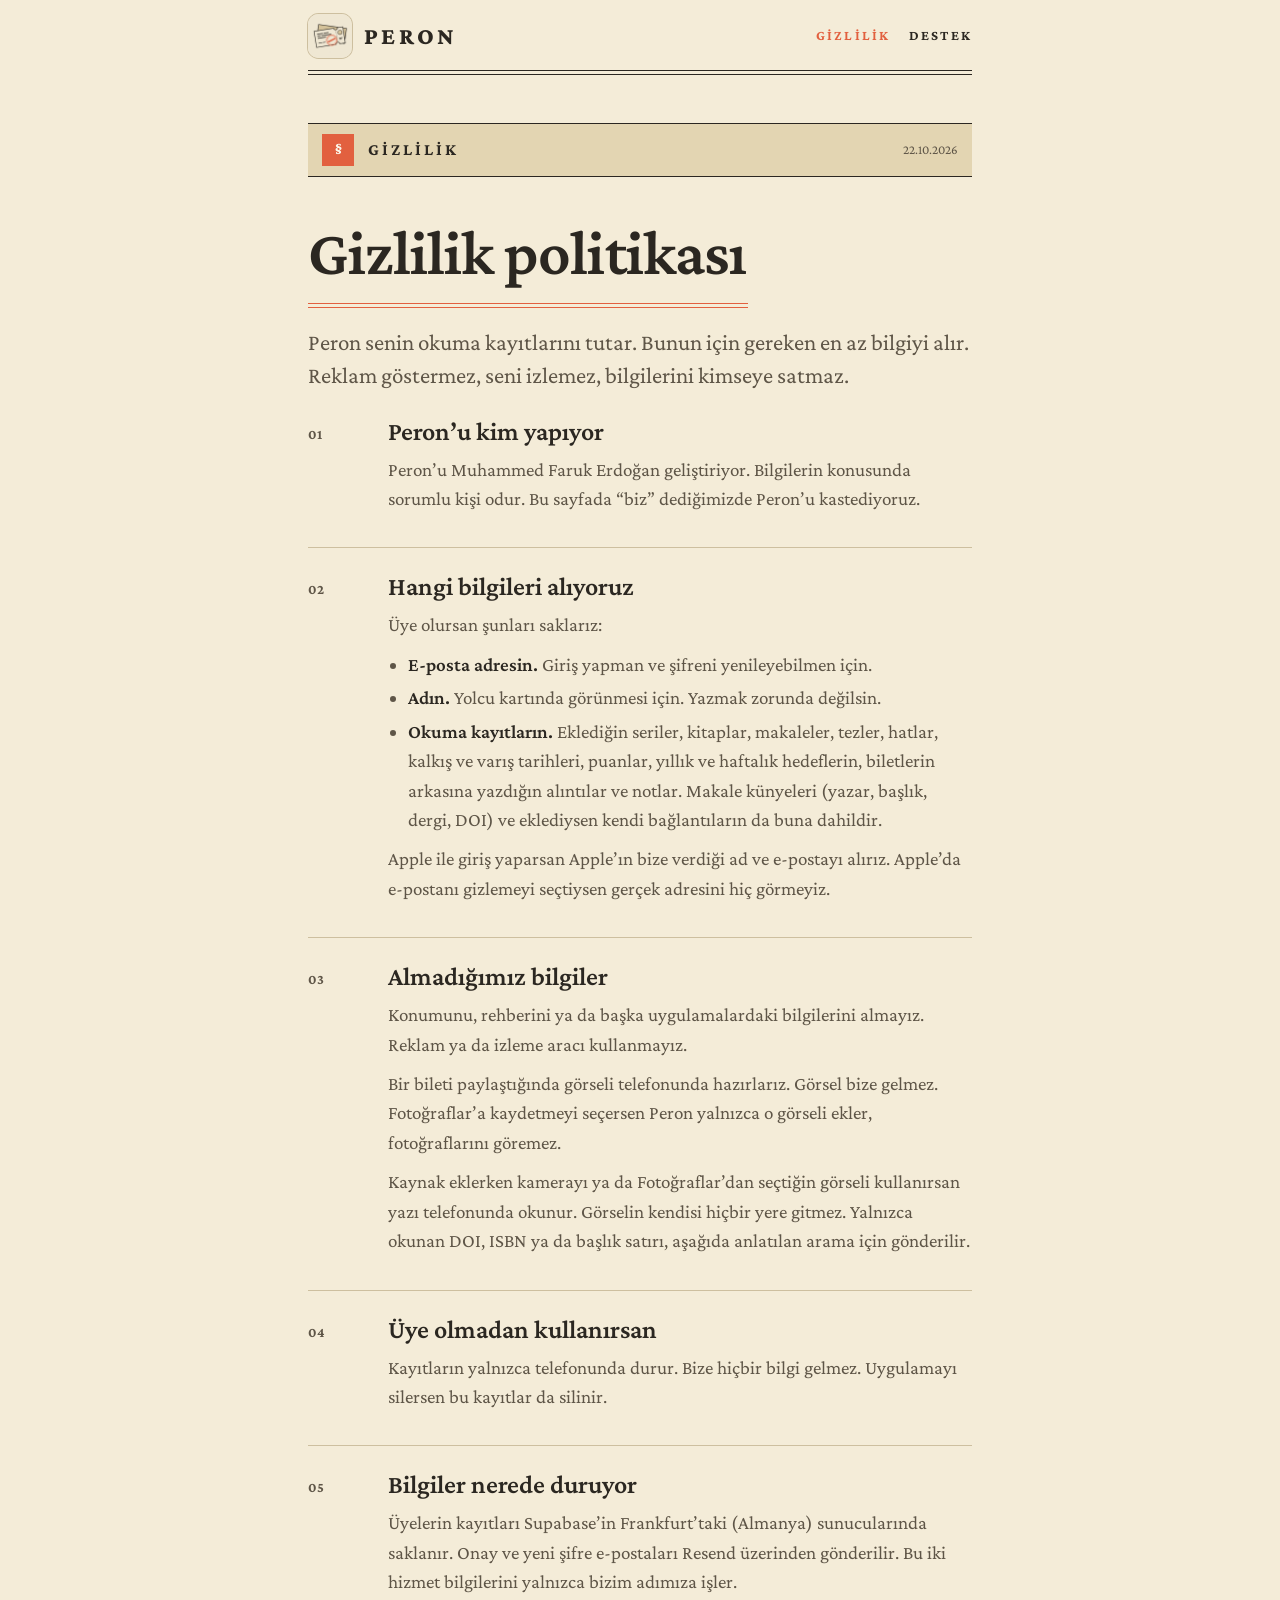
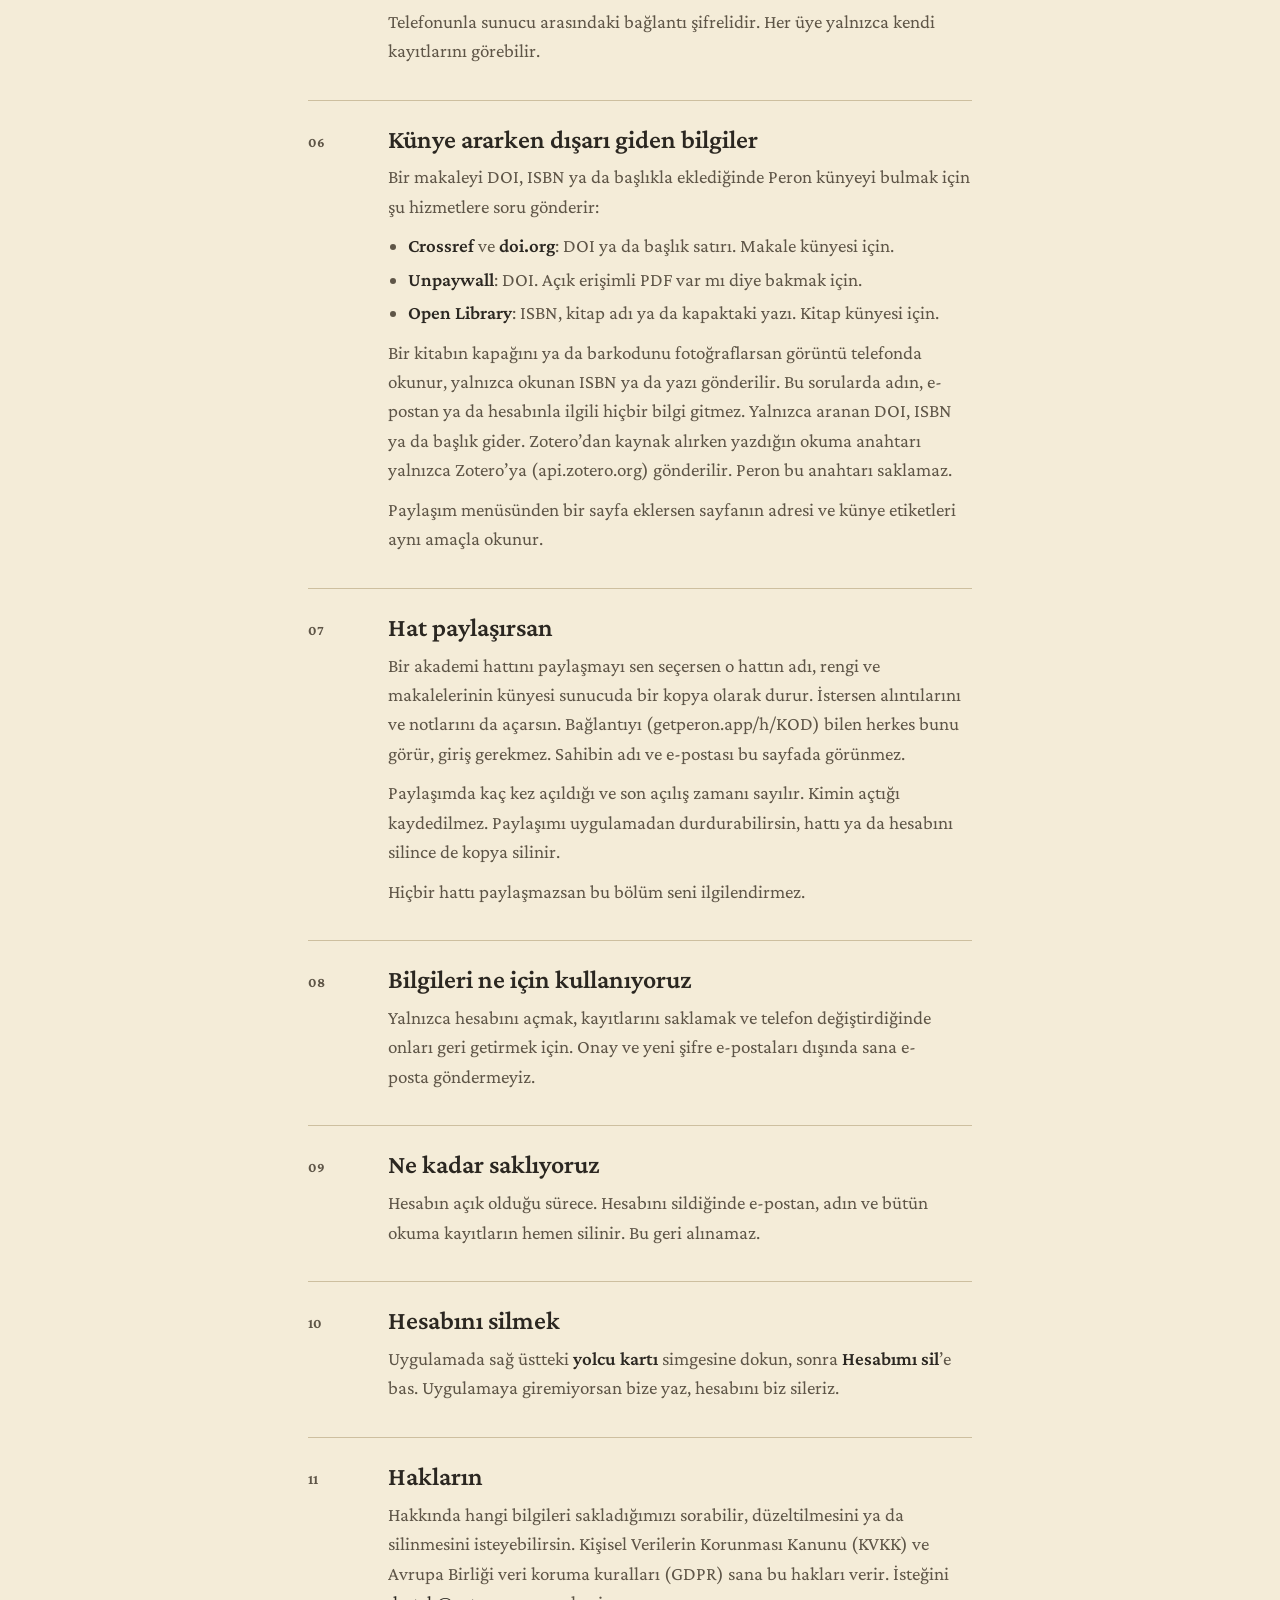
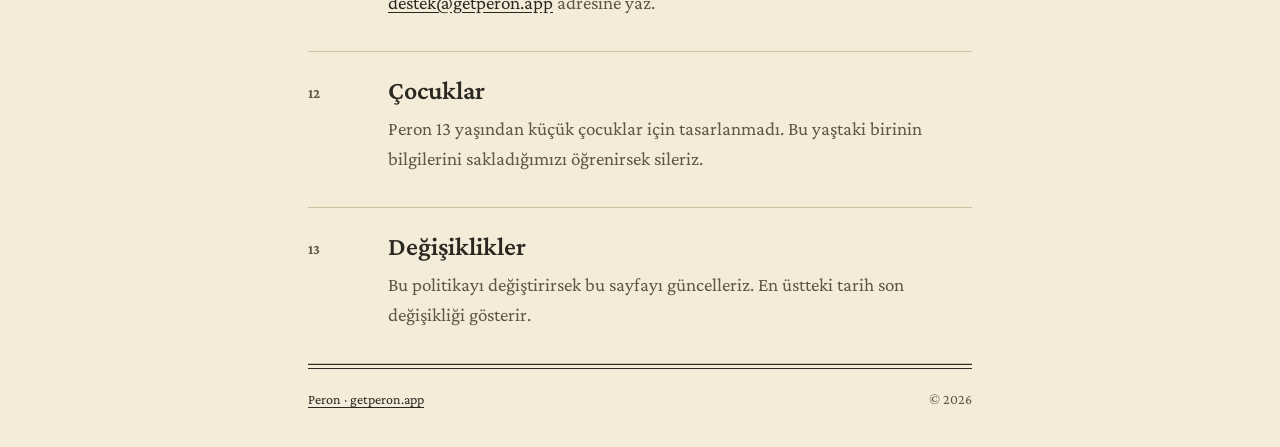
<file: gizlilik/index.html>
<!doctype html>
<html lang="tr">
<head>
<meta charset="utf-8">
<meta name="viewport" content="width=device-width, initial-scale=1, viewport-fit=cover">
<meta name="color-scheme" content="light dark">
<title>Peron · Gizlilik politikası</title>
<meta name="description" content="Peron hangi bilgileri saklar, nerede saklar ve hesabını nasıl silersin.">
<meta name="theme-color" content="#f4ecd8" media="(prefers-color-scheme: light)">
<meta name="theme-color" content="#1d1b17" media="(prefers-color-scheme: dark)">
<link rel="icon" href="../img/icon-180.png">
<link rel="apple-touch-icon" href="../img/icon-180.png">
<link rel="preconnect" href="https://fonts.googleapis.com">
<link rel="preconnect" href="https://fonts.gstatic.com" crossorigin>
<link rel="stylesheet" href="https://fonts.googleapis.com/css2?family=Crimson+Pro:ital,wght@0,400;0,600;0,700;0,800;1,400&display=swap">
<style>
  :root { --paper:#f4ecd8; --karton:#e3d5b2; --sheet:#fbf6e9; --ink:#2b2721; --ink2:#5e5547; --hair:#cdbf9f; --coral:#e2603f; color-scheme: light; }
  @media (prefers-color-scheme: dark) {
    :root { --paper:#1d1b17; --karton:#2c2923; --sheet:#25231e; --ink:#e8dfca; --ink2:#a89f8b; --hair:#3e3a32; --coral:#e8694a; color-scheme: dark; }
  }
  * { box-sizing: border-box; }
  html { -webkit-text-size-adjust: 100%; }
  html, body { margin: 0; background: var(--paper); color: var(--ink); }
  body { font: 400 19px/1.55 'Crimson Pro', Georgia, serif; }
  a { color: var(--ink); text-underline-offset: 3px; }
  a:hover { color: var(--coral); }
  .wrap { max-width: 760px; margin: 0 auto; padding: 0 clamp(20px, 4vw, 48px); }
  .cift { height: 5px; border-top: 1.5px solid var(--ink); border-bottom: 1.5px solid var(--ink); }
  .cift.m { border-width: 1px; border-color: var(--coral); max-width: 440px; }
  header { padding-top: env(safe-area-inset-top); }
  .ust { display: flex; align-items: center; justify-content: space-between; gap: 16px; padding-top: 14px; padding-bottom: 12px; }
  .marka { display: flex; align-items: center; gap: 12px; text-decoration: none; }
  .marka img { width: 44px; height: 44px; border-radius: 24%; box-shadow: 0 0 0 1px var(--hair); }
  .marka span { font-weight: 800; font-size: 24px; letter-spacing: .14em; line-height: 1; }
  .ust nav { display: flex; gap: 18px; font-weight: 700; font-size: 14px; letter-spacing: .16em; }
  .ust nav a { text-decoration: none; padding: 10px 0; }
  .ust nav a[aria-current] { color: var(--coral); }
  @media (max-width: 360px) { .ust nav { gap: 12px; font-size: 13px; letter-spacing: .08em; } }
  .serit { display: flex; align-items: center; gap: 14px; margin-top: clamp(28px, 5vw, 48px); padding: 10px 14px; background: var(--karton); border-top: 1.5px solid var(--ink); border-bottom: 1.5px solid var(--ink); }
  .serit .no { flex: none; width: 32px; height: 32px; display: grid; place-items: center; background: var(--coral); color: #fbf6e9; font-weight: 800; font-size: 15px; }
  .serit .ad { font-weight: 700; font-size: 17px; letter-spacing: .18em; }
  .serit .veri { margin-left: auto; font-size: 13px; color: var(--ink2); }
  h1 { margin: clamp(28px, 5vw, 44px) 0 18px; font-weight: 600; font-size: clamp(40px, 7vw, 64px); line-height: 1; letter-spacing: -.015em; text-wrap: balance; }
  .giris { margin: 18px 0 0; font-size: clamp(20px, 2.4vw, 23px); line-height: 1.45; color: var(--ink2); text-wrap: pretty; }
  section { display: grid; grid-template-columns: 64px 1fr; gap: 16px; padding: 24px 0; border-bottom: 1px solid var(--hair); }
  section .kod { font-weight: 700; font-size: 14px; color: var(--ink2); padding-top: 7px; }
  h2 { margin: 0 0 8px; font-weight: 600; font-size: 26px; line-height: 1.15; }
  section p, section li { color: var(--ink2); text-wrap: pretty; }
  section p { margin: 0 0 10px; }
  section ul { margin: 0 0 10px; padding-left: 20px; }
  section li { margin-bottom: 4px; }
  b { color: var(--ink); font-weight: 600; }
  .eposta { display: inline-block; margin-top: 6px; padding: 12px 20px; background: var(--ink); color: var(--paper); text-decoration: none; border-radius: 6px; font-weight: 700; letter-spacing: .04em; }
  .eposta:hover { background: var(--coral); color: #fbf6e9; }
  footer .alt { display: flex; flex-wrap: wrap; justify-content: space-between; gap: 12px; padding: 20px 0 max(36px, env(safe-area-inset-bottom)); font-size: 14px; color: var(--ink2); }
  footer .alt a { display: inline-block; padding: 14px 4px; margin: -14px -4px; }
  main { padding-bottom: clamp(56px, 8vw, 96px); }
  @media (max-width: 520px) { section { grid-template-columns: 1fr; gap: 4px; } section .kod { padding-top: 0; } }
</style>
</head>
<body>
<header>
  <div class="wrap ust">
    <a class="marka" href="../"><img src="../img/icon-180.png" alt="" width="44" height="44"><span>PERON</span></a>
    <nav><a href="../gizlilik/" aria-current="page">GİZLİLİK</a><a href="../destek/">DESTEK</a></nav>
  </div>
  <div class="wrap"><div class="cift"></div></div>
</header>
<main class="wrap">
  <div class="serit"><span class="no">§</span><span class="ad">GİZLİLİK</span><span class="veri">22.10.2026</span></div>
  <h1>Gizlilik politikası</h1>
  <div class="cift m"></div>
  <p class="giris">Peron senin okuma kayıtlarını tutar. Bunun için gereken en az bilgiyi alır. Reklam göstermez, seni izlemez, bilgilerini kimseye satmaz.</p>
  <section><span class="kod">01</span><div>
    <h2>Peron’u kim yapıyor</h2>
    <p>Peron’u Muhammed Faruk Erdoğan geliştiriyor. Bilgilerin konusunda sorumlu kişi odur. Bu sayfada “biz” dediğimizde Peron’u kastediyoruz.</p>
  </div></section>
  <section><span class="kod">02</span><div>
    <h2>Hangi bilgileri alıyoruz</h2>
    <p>Üye olursan şunları saklarız:</p>
    <ul>
      <li><b>E-posta adresin.</b> Giriş yapman ve şifreni yenileyebilmen için.</li>
      <li><b>Adın.</b> Yolcu kartında görünmesi için. Yazmak zorunda değilsin.</li>
      <li><b>Okuma kayıtların.</b> Eklediğin seriler, kitaplar, makaleler, tezler, hatlar, kalkış ve varış tarihleri, puanlar, yıllık ve haftalık hedeflerin, biletlerin arkasına yazdığın alıntılar ve notlar. Makale künyeleri (yazar, başlık, dergi, DOI) ve eklediysen kendi bağlantıların da buna dahildir.</li>
    </ul>
    <p>Apple ile giriş yaparsan Apple’ın bize verdiği ad ve e-postayı alırız. Apple’da e-postanı gizlemeyi seçtiysen gerçek adresini hiç görmeyiz.</p>
  </div></section>
  <section><span class="kod">03</span><div>
    <h2>Almadığımız bilgiler</h2>
    <p>Konumunu, rehberini ya da başka uygulamalardaki bilgilerini almayız. Reklam ya da izleme aracı kullanmayız.</p>
    <p>Bir bileti paylaştığında görseli telefonunda hazırlarız. Görsel bize gelmez. Fotoğraflar’a kaydetmeyi seçersen Peron yalnızca o görseli ekler, fotoğraflarını göremez.</p>
    <p>Kaynak eklerken kamerayı ya da Fotoğraflar’dan seçtiğin görseli kullanırsan yazı telefonunda okunur. Görselin kendisi hiçbir yere gitmez. Yalnızca okunan DOI, ISBN ya da başlık satırı, aşağıda anlatılan arama için gönderilir.</p>
  </div></section>
  <section><span class="kod">04</span><div>
    <h2>Üye olmadan kullanırsan</h2>
    <p>Kayıtların yalnızca telefonunda durur. Bize hiçbir bilgi gelmez. Uygulamayı silersen bu kayıtlar da silinir.</p>
  </div></section>
  <section><span class="kod">05</span><div>
    <h2>Bilgiler nerede duruyor</h2>
    <p>Üyelerin kayıtları Supabase’in Frankfurt’taki (Almanya) sunucularında saklanır. Onay ve yeni şifre e-postaları Resend üzerinden gönderilir. Bu iki hizmet bilgilerini yalnızca bizim adımıza işler.</p>
    <p>Telefonunla sunucu arasındaki bağlantı şifrelidir. Her üye yalnızca kendi kayıtlarını görebilir.</p>
  </div></section>
  <section><span class="kod">06</span><div>
    <h2>Künye ararken dışarı giden bilgiler</h2>
    <p>Bir makaleyi DOI, ISBN ya da başlıkla eklediğinde Peron künyeyi bulmak için şu hizmetlere soru gönderir:</p>
    <ul>
      <li><b>Crossref</b> ve <b>doi.org</b>: DOI ya da başlık satırı. Makale künyesi için.</li>
      <li><b>Unpaywall</b>: DOI. Açık erişimli PDF var mı diye bakmak için.</li>
      <li><b>Open Library</b>: ISBN, kitap adı ya da kapaktaki yazı. Kitap künyesi için.</li>
    </ul>
    <p>Bir kitabın kapağını ya da barkodunu fotoğraflarsan görüntü telefonda okunur, yalnızca okunan ISBN ya da yazı gönderilir. Bu sorularda adın, e-postan ya da hesabınla ilgili hiçbir bilgi gitmez. Yalnızca aranan DOI, ISBN ya da başlık gider. Zotero’dan kaynak alırken yazdığın okuma anahtarı yalnızca Zotero’ya (api.zotero.org) gönderilir. Peron bu anahtarı saklamaz.</p>
    <p>Paylaşım menüsünden bir sayfa eklersen sayfanın adresi ve künye etiketleri aynı amaçla okunur.</p>
  </div></section>
  <section><span class="kod">07</span><div>
    <h2>Hat paylaşırsan</h2>
    <p>Bir akademi hattını paylaşmayı sen seçersen o hattın adı, rengi ve makalelerinin künyesi sunucuda bir kopya olarak durur. İstersen alıntılarını ve notlarını da açarsın. Bağlantıyı (getperon.app/h/KOD) bilen herkes bunu görür, giriş gerekmez. Sahibin adı ve e-postası bu sayfada görünmez.</p>
    <p>Paylaşımda kaç kez açıldığı ve son açılış zamanı sayılır. Kimin açtığı kaydedilmez. Paylaşımı uygulamadan durdurabilirsin, hattı ya da hesabını silince de kopya silinir.</p>
    <p>Hiçbir hattı paylaşmazsan bu bölüm seni ilgilendirmez.</p>
  </div></section>
  <section><span class="kod">08</span><div>
    <h2>Bilgileri ne için kullanıyoruz</h2>
    <p>Yalnızca hesabını açmak, kayıtlarını saklamak ve telefon değiştirdiğinde onları geri getirmek için. Onay ve yeni şifre e-postaları dışında sana e-posta göndermeyiz.</p>
  </div></section>
  <section><span class="kod">09</span><div>
    <h2>Ne kadar saklıyoruz</h2>
    <p>Hesabın açık olduğu sürece. Hesabını sildiğinde e-postan, adın ve bütün okuma kayıtların hemen silinir. Bu geri alınamaz.</p>
  </div></section>
  <section><span class="kod">10</span><div>
    <h2>Hesabını silmek</h2>
    <p>Uygulamada sağ üstteki <b>yolcu kartı</b> simgesine dokun, sonra <b>Hesabımı sil</b>’e bas. Uygulamaya giremiyorsan bize yaz, hesabını biz sileriz.</p>
  </div></section>
  <section><span class="kod">11</span><div>
    <h2>Hakların</h2>
    <p>Hakkında hangi bilgileri sakladığımızı sorabilir, düzeltilmesini ya da silinmesini isteyebilirsin. Kişisel Verilerin Korunması Kanunu (KVKK) ve Avrupa Birliği veri koruma kuralları (GDPR) sana bu hakları verir. İsteğini <a href="mailto:destek@getperon.app">destek@getperon.app</a> adresine yaz.</p>
  </div></section>
  <section><span class="kod">12</span><div>
    <h2>Çocuklar</h2>
    <p>Peron 13 yaşından küçük çocuklar için tasarlanmadı. Bu yaştaki birinin bilgilerini sakladığımızı öğrenirsek sileriz.</p>
  </div></section>
  <section><span class="kod">13</span><div>
    <h2>Değişiklikler</h2>
    <p>Bu politikayı değiştirirsek bu sayfayı güncelleriz. En üstteki tarih son değişikliği gösterir.</p>
  </div></section>
</main>
<footer class="wrap">
  <div class="cift"></div>
  <div class="alt"><span><a href="../">Peron · getperon.app</a></span><span>© 2026</span></div>
</footer>
</body>
</html>
</file>
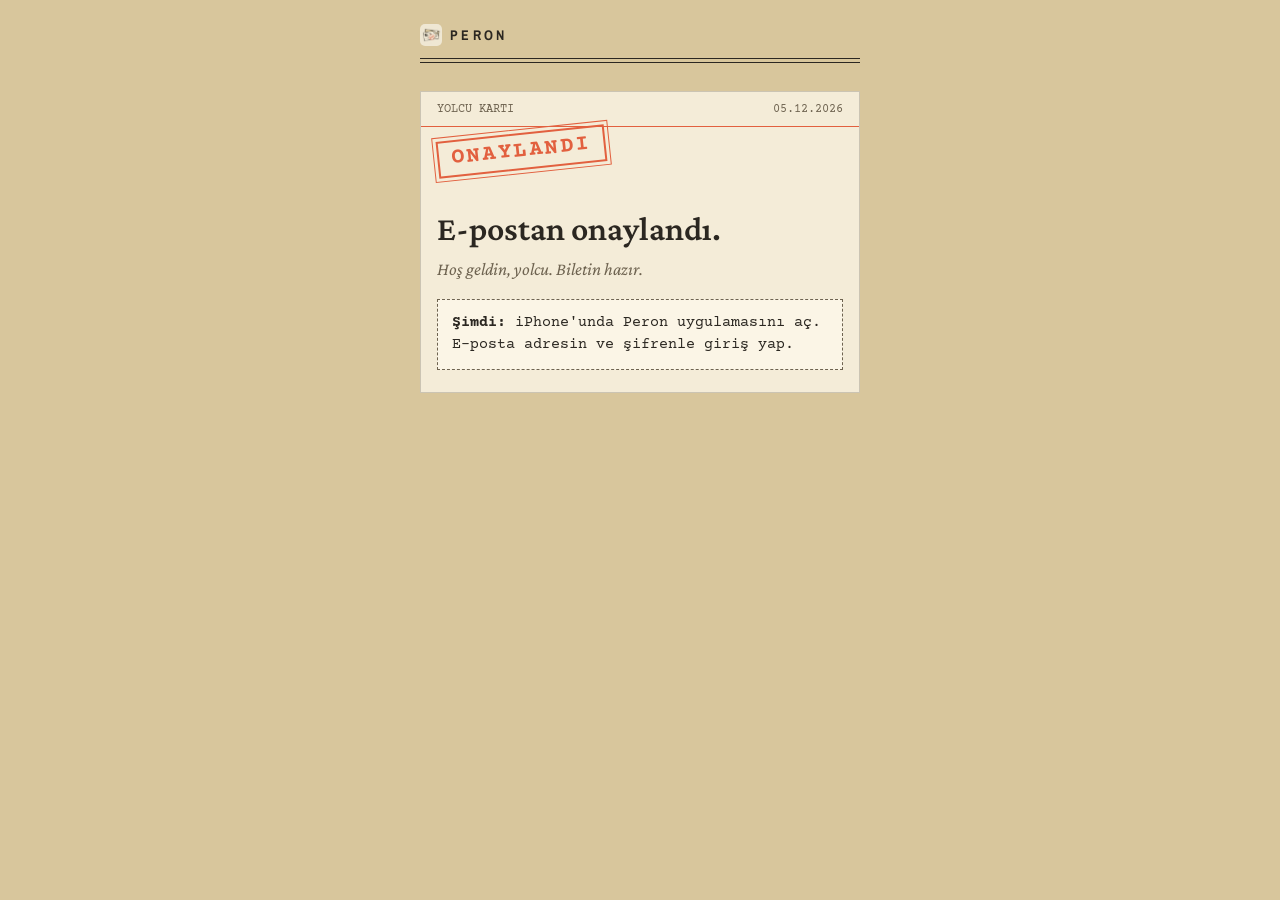
<file: onay/index.html>
<!doctype html>
<html lang="tr">
<head>
<meta charset="utf-8">
<meta name="viewport" content="width=device-width, initial-scale=1, viewport-fit=cover">
<meta name="robots" content="noindex">
<meta name="referrer" content="no-referrer">
<title>Peron · Onay</title>
<meta name="theme-color" content="#d8c69c" media="(prefers-color-scheme: light)">
<meta name="theme-color" content="#1d1b17" media="(prefers-color-scheme: dark)">
<link rel="icon" href="../img/icon-512.png">
<link rel="preconnect" href="https://fonts.googleapis.com">
<link rel="preconnect" href="https://fonts.gstatic.com" crossorigin>
<link rel="stylesheet" href="https://fonts.googleapis.com/css2?family=Archivo+Narrow:wght@700&family=Courier+Prime:wght@400;700&family=Crimson+Pro:ital,wght@0,600;1,400&display=swap">
<script>
  // Onay bağlantısının taşıdığı bilgiyi al ve adres çubuğundan hemen sil.
  (function () {
    var p = new URLSearchParams(location.search);
    var q = location.search + '&' + location.hash.replace(/^#/, '');
    // Peron'un e-posta şablonu: ?token_hash=…&type=email. Onay bu sayfada, düğmeye basınca yapılır.
    // Böylece e-posta programlarının bağlantıyı önceden açan tarayıcıları anahtarı harcayamaz.
    var t = p.get('type');
    window.ONAY_ANAHTAR = p.get('token_hash') && (t === 'email' || t === 'signup') ? p.get('token_hash') : null;
    // Eski e-postalar: Supabase onaylayıp buraya yönlendirir, hata varsa adreste yazar
    window.ONAY_HATA = !window.ONAY_ANAHTAR && /error/.test(q);
    window.ONAY_SURESI = /otp_expired|expired/.test(q);
    if (location.search || location.hash) history.replaceState(null, '', location.pathname);
  })();
</script>
<style>
  :root {
    --kagit: #f4ecd8; --kagit-acik: #fbf5e6; --cekmece: #d8c69c;
    --murekkep: #2b2721; --soluk: #6e6350; --mercan: #e2603f; --mercan-metin: #b04428;
    --kart-kenar: rgba(43, 39, 33, .2);
  }
  @media (prefers-color-scheme: dark) {
    :root {
      --kagit: #28241e; --kagit-acik: #2e2a23; --cekmece: #1d1b17;
      --murekkep: #e8dfca; --soluk: #9a8f79; --mercan-metin: #e2603f;
      --kart-kenar: rgba(232, 223, 202, .15);
    }
  }
  * { box-sizing: border-box; }
  html, body { margin: 0; min-height: 100%; background: var(--cekmece); color: var(--murekkep); -webkit-text-size-adjust: 100%; }
  body { font: 400 15px/1.5 'Courier Prime', 'Courier New', monospace; padding: max(24px, env(safe-area-inset-top)) 16px 40px; }
  .ust { display: flex; align-items: center; gap: 8px; max-width: 440px; margin: 0 auto 12px;
         font: 700 14px 'Archivo Narrow', 'Arial Narrow', sans-serif; letter-spacing: .24em; }
  .ust img { width: 22px; height: 22px; border-radius: 5px; }
  .cizgi { max-width: 440px; margin: 0 auto 28px; border-top: 1.5px solid var(--murekkep); border-bottom: 1.5px solid var(--murekkep); height: 5px; }
  .fis { position: relative; max-width: 440px; margin: 0 auto; background: var(--kagit); border: 1px solid var(--kart-kenar); padding: 0 0 22px; }
  .fis-ust { display: flex; justify-content: space-between; padding: 9px 16px 7px; border-bottom: 1.5px solid var(--mercan); font-size: 12px; color: var(--soluk); }
  h1 { font: 600 34px/1.1 'Crimson Pro', Georgia, serif; margin: 22px 16px 10px; }
  p { margin: 0 16px 10px; }
  .soluk { color: var(--soluk); font: italic 400 18px/1.4 'Crimson Pro', Georgia, serif; }
  .damga { display: inline-block; margin: 6px 16px 18px; padding: 4px 12px; transform: rotate(-6deg);
           font: 700 22px 'Courier Prime', monospace; letter-spacing: .12em; color: var(--mercan);
           border: 2.5px solid var(--mercan); outline: 1px solid var(--mercan); outline-offset: 3px; }
  .adim { margin: 16px 16px 0; padding: 12px 14px; background: var(--kagit-acik); border: 1px dashed var(--soluk); }
  .adim b { font-weight: 700; }
  button { display: block; width: calc(100% - 32px); margin: 18px 16px 0; padding: 16px 10px; min-height: 44px;
           background: var(--murekkep); color: var(--kagit); border: 0; border-radius: 0; cursor: pointer;
           font: 700 15px 'Archivo Narrow', Arial, sans-serif; letter-spacing: .18em; -webkit-appearance: none; }
  button:disabled { opacity: .55; cursor: default; }
  .uyari { margin: 12px 16px 0; color: var(--mercan-metin); min-height: 1.5em; }
  [hidden] { display: none !important; }
</style>
</head>
<body>
  <div class="ust"><img src="../img/icon-180.png" alt="">PERON</div>
  <div class="cizgi"></div>

  <div class="fis" id="bekle" hidden>
    <div class="fis-ust"><span>YOLCU KARTI</span><span>ÜYELİK</span></div>
    <h1>Son bir adım.</h1>
    <p class="soluk">Yolcu kartını açmak için e-postanı onayla.</p>
    <button type="button" id="onayla">E-POSTAMI ONAYLA</button>
    <div class="uyari" id="uyari" role="alert"></div>
  </div>

  <div class="fis" id="tamam">
    <div class="fis-ust"><span>YOLCU KARTI</span><span id="tarih"></span></div>
    <div class="damga">ONAYLANDI</div>
    <h1>E-postan onaylandı.</h1>
    <p class="soluk">Hoş geldin, yolcu. Biletin hazır.</p>
    <div class="adim">
      <b>Şimdi:</b> iPhone'unda Peron uygulamasını aç. E-posta adresin ve şifrenle giriş yap.
    </div>
  </div>

  <div class="fis" id="hata" hidden>
    <div class="fis-ust"><span>YOLCU KARTI</span><span>—</span></div>
    <div class="damga">GEÇERSİZ</div>
    <h1 id="hata-baslik">Bu bağlantı artık çalışmıyor.</h1>
    <p class="soluk" id="hata-metin">Bağlantı daha önce kullanılmış ya da süresi dolmuş olabilir.</p>
    <div class="adim">
      <b>Ne yapmalı:</b> Peron uygulamasını aç ve giriş yapmayı dene. Giriş olmazsa aynı e-postayla yeniden üye ol. Yeni bir onay e-postası gelir.
    </div>
  </div>

<script>
  var d = new Date();
  document.getElementById('tarih').textContent =
    String(d.getDate()).padStart(2, '0') + '.' + String(d.getMonth() + 1).padStart(2, '0') + '.' + d.getFullYear();
  var $ = function (id) { return document.getElementById(id); };
  function goster(id) { ['bekle', 'tamam', 'hata'].forEach(function (k) { $(k).hidden = k !== id; }); }
  function gecersiz(suresi) {
    goster('hata');
    if (suresi) $('hata-metin').textContent = 'Onay bağlantısının süresi dolmuş ya da daha önce kullanılmış.';
    document.title = 'Peron · Bağlantı geçersiz';
  }

  if (window.ONAY_ANAHTAR) {
    goster('bekle');
    $('onayla').addEventListener('click', async function () {
      var btn = this;
      btn.disabled = true;
      $('uyari').textContent = '';
      try {
        // Yayınlanabilir anahtar herkese açık olacak şekilde tasarlanmıştır. Dönen oturum kullanılmaz:
        // kullanıcı uygulamaya dönüp giriş yapar.
        var r = await fetch('https://arxwwekjxgrgyruopvzp.supabase.co/auth/v1/verify', {
          method: 'POST',
          headers: { 'Content-Type': 'application/json', 'apikey': 'sb_publishable_sPMEqz96nenj0LYJyGUB8g_4YeLFx-Z' },
          body: JSON.stringify({ type: 'email', token_hash: window.ONAY_ANAHTAR })
        });
        if (r.ok) { goster('tamam'); return; }
        var j = await r.json().catch(function () { return {}; });
        if (r.status === 403 || r.status === 400 || r.status === 404) { gecersiz(/expired|invalid/.test(j.error_code + ' ' + j.msg)); return; }
        $('uyari').textContent = 'Onaylanamadı. Biraz sonra yeniden dene.';
      } catch (e) {
        $('uyari').textContent = 'Bağlantı kurulamadı. İnternetini kontrol edip yeniden dene.';
      }
      btn.disabled = false;
    });
  } else if (window.ONAY_HATA) {
    gecersiz(window.ONAY_SURESI);
  }
</script>
</body>
</html>
</file>
